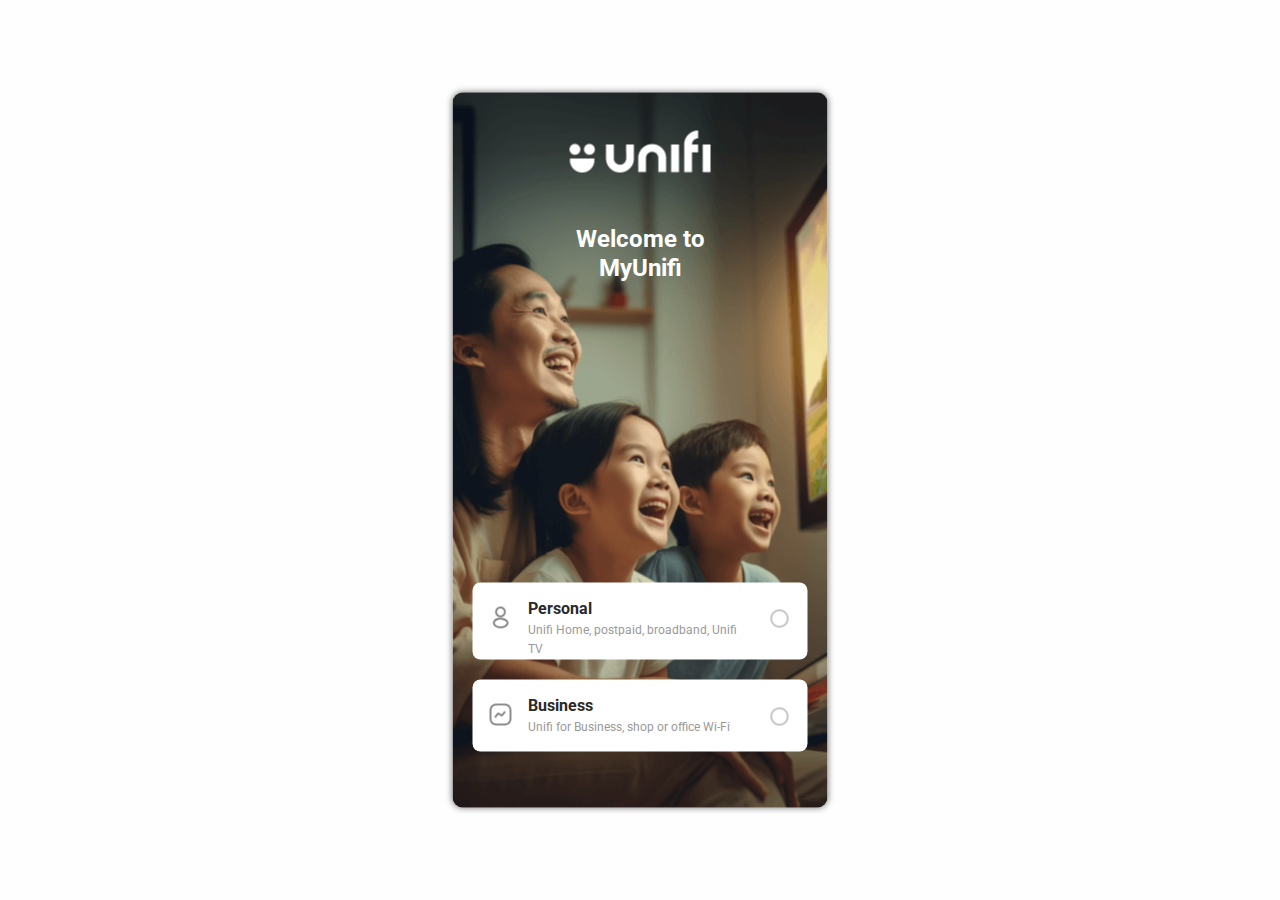
<file: index.html>
<!doctype html>
<html class="no-js" lang="en" dir="ltr">
  <head>
    <meta charset="utf-8">
    <meta http-equiv="x-ua-compatible" content="ie=edge">
    <meta name="viewport" content="width=device-width, initial-scale=1.0">
    <title>Welcome to MyUnifi</title>
    <meta name="description" content="" />
    <meta name="MobileOptimized" content="width" />
    <link rel="shortcut icon" href="assets/img/favicon.ico" type="image/vnd.microsoft.icon">
    <link rel="preconnect" href="https://fonts.googleapis.com">
    <link rel="preconnect" href="https://fonts.gstatic.com" crossorigin>
    <link href="https://fonts.googleapis.com/css2?family=Roboto:ital,wght@0,100;0,300;0,400;0,500;0,700;0,900;1,100;1,300;1,400;1,500;1,700;1,900&display=swap" rel="stylesheet">
    <link rel="stylesheet" href="css/foundation.css">
    <link rel="stylesheet" href="css/app.css">
  </head>
<body>
  <div class="backstretch-overlay"></div>
  <div class="box">
    <div class="header pt20">
      <div class="large-12 cell text-center">
        <img src="assets/img/new-unifi-logo.png" alt="Welcome to MyUnifi">
      </div>
      <div class="large-12 cell text-center white mt40 pb50">
        <h1 id="title" style="margin-bottom: 0;">Welcome to<br />MyUnifi</h1>
      </div>
    </div>
    <div class="welcome-content">
    </div>
    <div class="footer" style="border-radius: 12px;">
      <div class="large-12 cell pt30 pl20 pr20 pb20">
        <a href="personal-login.html" target="_self">
            <div id="welcome-hover" class="grid-x white-bg" style="border-radius: 8px;">
                <div class="small-2 text-center" >
                    <img src="assets/img/icon-personal.png" alt="Personal" style="margin-bottom: 8px;">
                </div>
                <div class="small-8 text-left" style="padding-top: 13px;">
                    <p class="btn-title">Personal</p>
                    <p class="btn-subtitle">Unifi Home, postpaid, broadband, Unifi TV</p>
                </div>
                <div class="small-2 text-center">
                    <img src="assets/img/icon-circle.png" alt="" style="margin-bottom: 6px;">
                </div>
            </div>
        </a>
        <a href="business-login.html" target="_self">
            <div class="grid-x white-bg mt20" style="border-radius: 8px;">
                <div class="small-2 text-center">
                    <img src="assets/img/icon-business.png" alt="Business" style="margin-bottom: 8px;">
                </div>
                <div class="small-8 text-left" style="padding-top: 13px;">
                    <p class="btn-title">Business</p>
                    <p class="btn-subtitle">Unifi for Business, shop or office Wi-Fi</p>
                </div>
                <div class="small-2 text-center">
                    <img src="assets/img/icon-circle.png" alt="" style="margin-bottom: 4px;">
                </div>
            </div>
        </a>
    </div>
    </div>
  </div>
  <!--
  <div class="desktop-footer text-center">
    <p class="df-text"><a href="https://profile.digitalme.my/content/about_digitalme.pdf" target="_blank">About digitalme</a><br />
    <a href="https://profile.digitalme.my/content/terms_of_use.pdf" target="_blank">Terms of Use</a>&nbsp;&nbsp;|&nbsp;&nbsp;<a href="https://profile.digitalme.my/content/privacy_statement.pdf" target="_blank">Privacy Statement</a></p>
  </div>
  -->
    
  <script src="js/vendor/jquery.js"></script>
  <script src="js/vendor/what-input.js"></script>
  <script src="js/vendor/foundation.js"></script>
  <script src="js/app.js"></script>
  <script src="js/jquery.backstretch.js"></script>
  <script>
    $(".backstretch-overlay").backstretch([
      "assets/img/slide/slide1-Family.png",
      "assets/img/slide/slide2-business.png",
      "assets/img/slide/slide3-friends.png"
    ], {
        fade: 750,
        duration: 4000
    });
  </script>
  
</body>
</html>
</file>
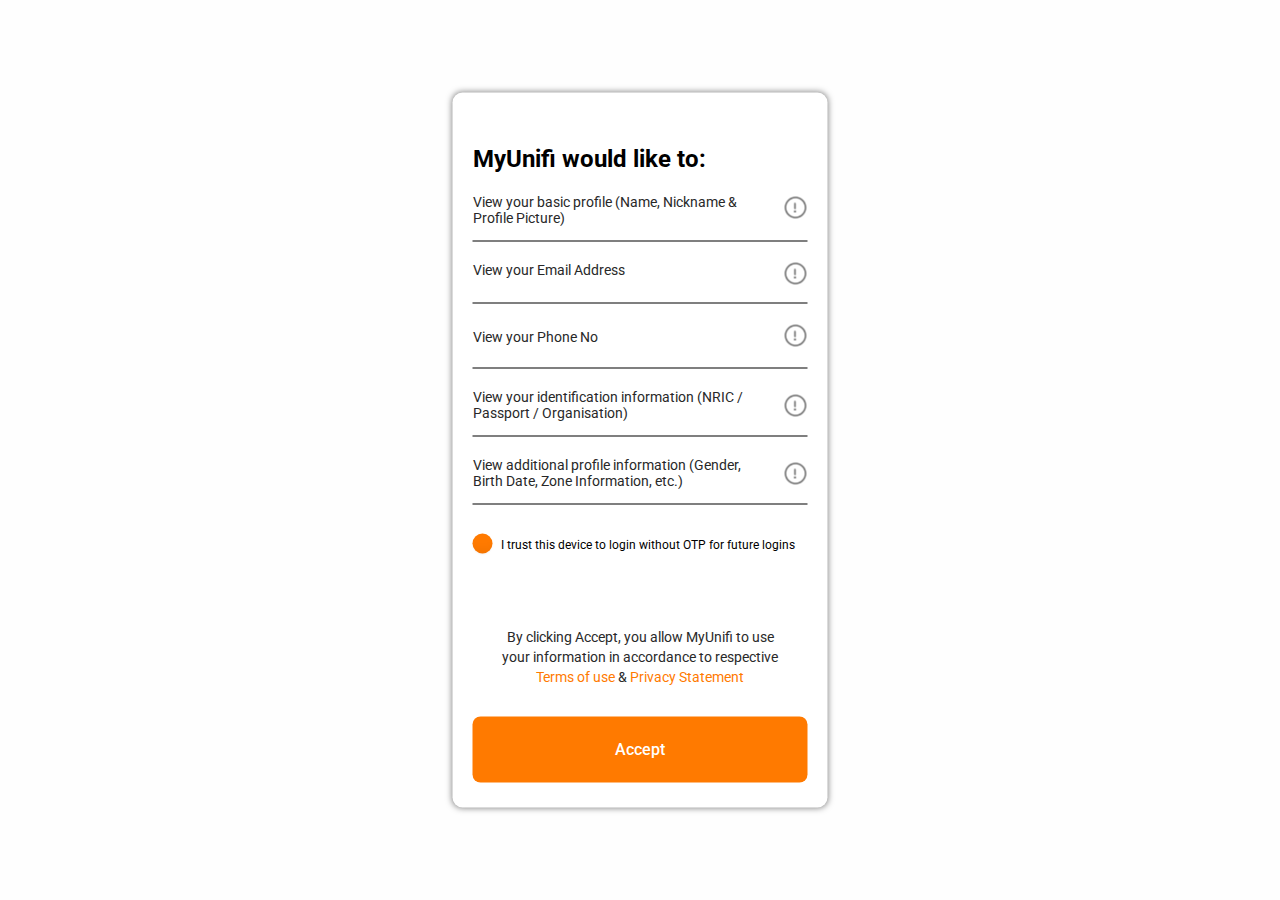
<file: accept.html>
<!doctype html>
<html class="no-js" lang="en" dir="ltr">
  <head>
    <meta charset="utf-8">
    <meta http-equiv="x-ua-compatible" content="ie=edge">
    <meta name="viewport" content="width=device-width, initial-scale=1.0">
    <title>Welcome to MyUnifi</title>
    <meta name="description" content="" />
    <meta name="MobileOptimized" content="width" />
    <link rel="shortcut icon" href="assets/img/favicon.ico" type="image/vnd.microsoft.icon">
    <link rel="preconnect" href="https://fonts.googleapis.com">
    <link rel="preconnect" href="https://fonts.gstatic.com" crossorigin>
    <link href="https://fonts.googleapis.com/css2?family=Roboto:ital,wght@0,100;0,300;0,400;0,500;0,700;0,900;1,100;1,300;1,400;1,500;1,700;1,900&display=swap" rel="stylesheet">
    <link rel="stylesheet" href="css/foundation.css">
    <link rel="stylesheet" href="css/app.css">
  </head>
<body>

  <div class="box" style="background-color: #fff !important;">
    <div class="header">
      <!-- 
      <div class="small-12 cell text-left pl20">
        <a href="welcome-on-board.html" target="_self"><img src="assets/img/icon-arrow-right.png" alt="Back"></a>
      </div>
      --> 
    </div>
    <div class="content" style="margin-top: 52px;">
        <div class="large-12 cell text-left pl20 pr20">
            <h1 class="black">MyUnifi would like to:</h1>
        </div>
        <div class="large-12 cell text-left mt20 pl20 pr20">
            <div class="grid-x" style="border-bottom: 1px solid #000; font-size: 12px;">
                <div class="small-10">
                    <p class="sentence6">View your basic profile (Name, Nickname & Profile Picture)</p>
                </div>
                <div class="small-2 text-right"><img src="assets/img/icon-info.png" alt="info" style="vertical-align: text-top;"></div>
            </div>
        </div>
        <div class="large-12 cell text-left mt20 pl20 pr20">
            <div class="grid-x" style="border-bottom: 1px solid #000; font-size: 12px;">
                <div class="small-10 pb10">
                    <p class="sentence6">View your Email Address</p>
                </div>
                <div class="small-2 text-right pb5"><img src="assets/img/icon-info.png" alt="info"></div>
            </div>
        </div>
        <div class="large-12 cell text-left mt20 pl20 pr20">
            <div class="grid-x" style="border-bottom: 1px solid #000; font-size: 12px;">
                <div class="small-10">
                    <p class="sentence6" style="margin-top: 5px;">View your Phone No</p>
                </div>
                <div class="small-2 text-right pb20"><img src="assets/img/icon-info.png" alt="info"></div>
            </div>
        </div>
        <div class="large-12 cell text-left mt20 pl20 pr20">
            <div class="grid-x" style="border-bottom: 1px solid #000; font-size: 12px;">
                <div class="small-10">
                    <p class="sentence6">View your identification information (NRIC / Passport / Organisation)</p>
                </div>
                <div class="small-2 text-right pt5"><img src="assets/img/icon-info.png" alt="info"></div>
            </div>
        </div>
        <div class="large-12 cell text-left mt20 pl20 pr20">
            <div class="grid-x" style="border-bottom: 1px solid #000; font-size: 12px;">
                <div class="small-10">
                    <p class="sentence6">View additional profile information (Gender, Birth Date, Zone Information, etc.)</p>
                </div>
                <div class="small-2 text-right pt5"><img src="assets/img/icon-info.png" alt="info"></div>
            </div>
        </div>
        <form data-abide novalidate action="#" method="post" autocomplete="off">
        <div class="large-12 cell mt30 pl20 pr20">
            <div class="form-group">
                <input id="trust-cb" type="checkbox" value="trust">
                <label for="trust-cb" style="color: #000;">&nbsp;I trust this device to login without OTP for future logins</label>
            </div>
        </div>
    </div>
    <div class="footer pl20 pr20 pb10 text-center special-padding6">
        <div class="large-12 cell">
            <p class="sentence5 pt50">By clicking Accept, you allow MyUnifi to use<br />your information in accordance to respective<br /><a href="#" target="_blank">Terms of use</a> & <a href="#" target="_blank">Privacy Statement</a></p>
            <button id="submit" type="submit" class="button expanded mt30 pt25 pb25 link-style">Accept</button>
        </div>
    </div>
    </form>
  </div>

  <!--
  <div class="desktop-footer text-center">
    <p class="df-text"><a href="https://profile.digitalme.my/content/about_digitalme.pdf" target="_blank">About digitalme</a><br />
    <a href="https://profile.digitalme.my/content/terms_of_use.pdf" target="_blank">Terms of Use</a>&nbsp;&nbsp;|&nbsp;&nbsp;<a href="https://profile.digitalme.my/content/privacy_statement.pdf" target="_blank">Privacy Statement</a></p>
  </div>
  -->
    
  <script src="js/vendor/jquery.js"></script>
  <script src="js/vendor/what-input.js"></script>
  <script src="js/vendor/foundation.js"></script>
  <script src="js/app.js"></script>
  <script>
    $(document).ready(function(){
      $('img').on('dragstart', function(e) { 
        e.preventDefault(); 
      });
    });
  </script>
</body>
</html>
</file>
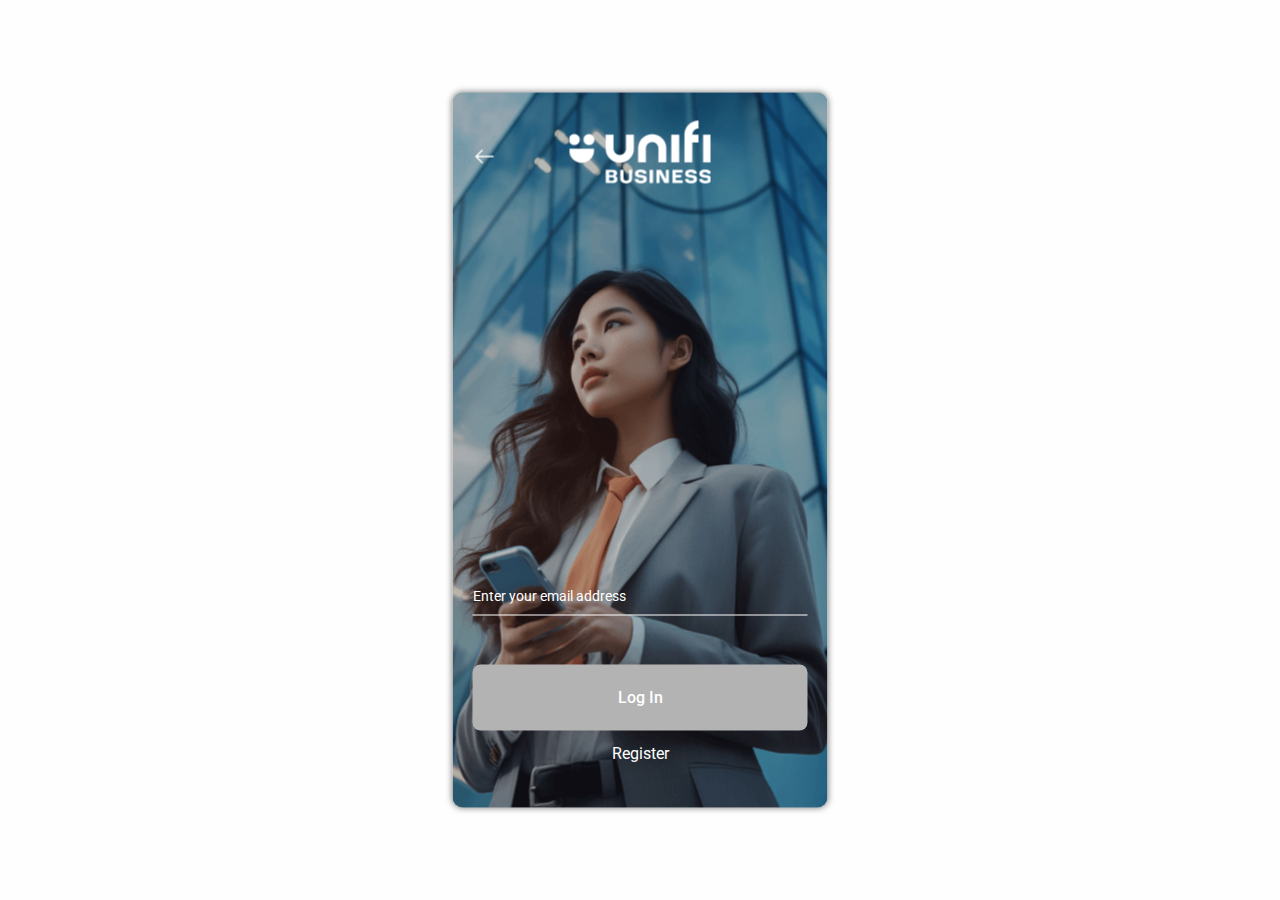
<file: business-login.html>
<!doctype html>
<html class="no-js" lang="en" dir="ltr">
  <head>
    <meta charset="utf-8">
    <meta http-equiv="x-ua-compatible" content="ie=edge">
    <meta name="viewport" content="width=device-width, initial-scale=1.0">
    <title>Welcome to MyUnifi</title>
    <meta name="description" content="" />
    <meta name="MobileOptimized" content="width" />
    <link rel="shortcut icon" href="assets/img/favicon.ico" type="image/vnd.microsoft.icon">
    <link rel="preconnect" href="https://fonts.googleapis.com">
    <link rel="preconnect" href="https://fonts.gstatic.com" crossorigin>
    <link href="https://fonts.googleapis.com/css2?family=Roboto:ital,wght@0,100;0,300;0,400;0,500;0,700;0,900;1,100;1,300;1,400;1,500;1,700;1,900&display=swap" rel="stylesheet">
    <link rel="stylesheet" href="css/foundation.css">
    <link rel="stylesheet" href="css/app.css">
  </head>
<body>
  <div class="backstretch-overlay"></div>
  <div class="box">
    <div class="header mt20">
        <div class="grid-x">
          <div class="cell small-3 text-left pt5 pl20">
              <a href="index.html" target="_self"><img src="assets/img/icon-arrow-left-white.png" alt="Back" width="24" height="24"></a>
          </div>
          <div class="cell small-9" style="padding-left: 23px;">
            <img srcset="assets/img/unifi-business-logo.png" alt="unifi business" />
          </div>
        </div>
    </div>
    <div class="login-content">
    </div>
    <div class="footer pl20 pr20">
      <div class="large-12 cell mt10">
        <form data-abide novalidate action="#" method="post" autocomplete="off">
          <p id="emailLabel" class="text-left showlabel-style">Enter your email address</p>
          <label>
            <input id="emailInput" type="email" class="input-style" placeholder="Enter your email address" tabindex="1" required style="background: none;">
            <p id="invalid_email" class="error text-left" style="margin-bottom: 10px; color: #fff;">Email is invalid</p>
          </label>
          <button id="submitEmail" type="submit" class="button expanded mt10 pt25 pb25 submit2-style" style="margin-bottom: 0;">Log In</button>
          <p class="regis text-center mt10 pb10"><a href="first-time-user.html" target="_self">Register</a></p>
        </form>
      </div>
    </div>
  </div>
  <!--
  <div class="desktop-footer text-center">
    <p class="df-text"><a href="https://profile.digitalme.my/content/about_digitalme.pdf" target="_blank">About digitalme</a><br />
    <a href="https://profile.digitalme.my/content/terms_of_use.pdf" target="_blank">Terms of Use</a>&nbsp;&nbsp;|&nbsp;&nbsp;<a href="https://profile.digitalme.my/content/privacy_statement.pdf" target="_blank">Privacy Statement</a></p>
  </div>
  -->
    
  <script src="js/vendor/jquery.js"></script>
  <script src="js/vendor/what-input.js"></script>
  <script src="js/vendor/foundation.js"></script>
  <script src="js/app.js"></script>
  <script src="js/jquery.backstretch.js"></script>
  <script>
    $(".backstretch-overlay").backstretch([
      "assets/img/slide/slide2-business.png",
      "assets/img/slide/slide5-business2.png",
      "assets/img/slide/slide6-business3.png"
    ], {
        fade: 750,
        duration: 4000
    });
  </script>
  <script>
  $(document).ready(function(){
    $('#emailLabel').css('visibility', 'hidden');
    $('#invalid_email').css('visibility', 'hidden');
    $('#submitEmail').prop('disabled', true);
    $('#submitEmail').addClass('disabled');

    $('img').on('dragstart', function(e) { 
      e.preventDefault(); 
    });

    $('#emailInput').on('input', function(){
        if($(this).val() == '') {
            $('#emailLabel').css('visibility', 'hidden');
            $('#submitEmail').prop('disabled', true);
            $('#submitEmail').addClass('disabled');
        } else {
            $('#submitEmail').prop('disabled', false);
            $('#submitEmail').removeClass('disabled');
            $('#emailLabel').css('visibility', 'visible');
            $('#invalid_email').css('visibility', 'hidden');
        }
    });
    
    $('#submitEmail').click(function(){
      validateEmail();
      var nIE = $('#emailInput').val();
      localStorage.setItem('#email', nIE);
     });

  });

  function validateEmail() {
    var email = $('#emailInput').val();
    if(email== 'Enter email address'){
      $('#invalid_email').css('visibility', 'visible');
      $('#invalid_email').fadeIn('fast');
    }
    if(IsEmail(email)==false){
      $('#invalid_email').css('visibility', 'visible');
      $('#invalid_email').fadeIn('fast');
    }
  }

  function IsEmail(email) {
    var regex = /^([a-zA-Z0-9_\.\-\+])+\@(([a-zA-Z0-9\-])+\.)+([a-zA-Z0-9]{2,4})+$/;
    if(!regex.test(email)) {
      return false;
    }else{
      return true;
    }
  }
  </script>
</body>
</html>
</file>
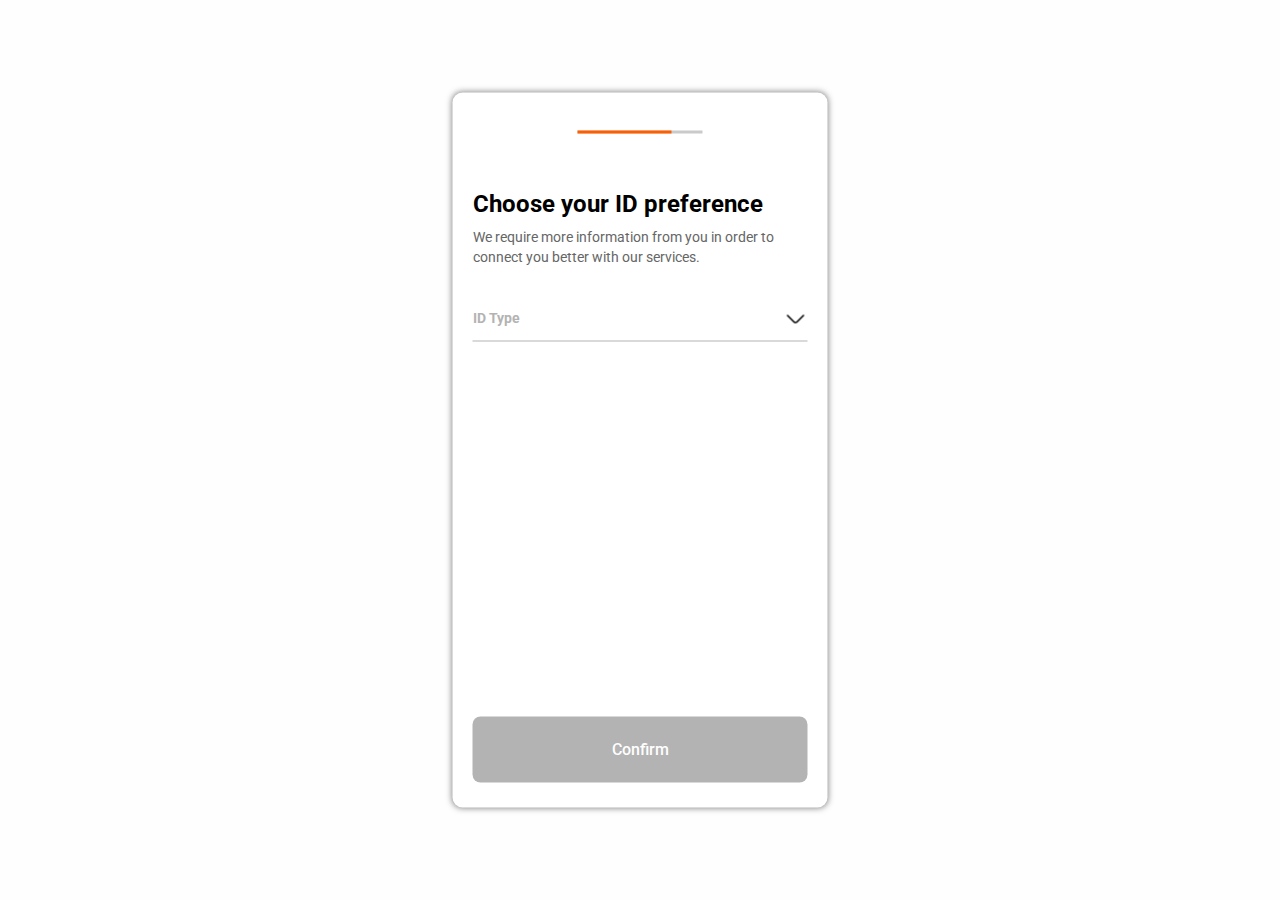
<file: choose-id.html>
<!doctype html>
<html class="no-js" lang="en" dir="ltr">
  <head>
    <meta charset="utf-8">
    <meta http-equiv="x-ua-compatible" content="ie=edge">
    <meta name="viewport" content="width=device-width, initial-scale=1.0">
    <title>Welcome to MyUnifi</title>
    <meta name="description" content="" />
    <meta name="MobileOptimized" content="width" />
    <link rel="shortcut icon" href="assets/img/favicon.ico" type="image/vnd.microsoft.icon">
    <link rel="preconnect" href="https://fonts.googleapis.com">
    <link rel="preconnect" href="https://fonts.gstatic.com" crossorigin>
    <link href="https://fonts.googleapis.com/css2?family=Roboto:ital,wght@0,100;0,300;0,400;0,500;0,700;0,900;1,100;1,300;1,400;1,500;1,700;1,900&display=swap" rel="stylesheet">
    <link rel="stylesheet" href="css/foundation.css">
    <link rel="stylesheet" href="css/app.css">
  </head>
<body>
  
  <div class="box" style="background-color: #fff !important;">
    <!-- id type popup-->
    <div id="selectIDPopUp" class="popup">
      <h2>Choose ID preference</h2>
        <label>
          <select id="selectID" class="mt20 sb" size=3>
            <option value="Passport" data-content="Passport">Passport</option>
            <option value="National ID" data-content="National ID">National ID</option>
            <option value="Organisation" data-content="Organisation">Organisation</option>
            <option value="National ID" data-content="National ID">ID Preference 4</option>
            <option value="Organisation" data-content="Organisation">ID Preference 5</option>
          </select>
        </label>
      <button id="select-btn" type="button" class="button expanded mt20 pt25 pb25 link-style">Select</button>
    </div>

    <!--national ID type pop up-->
    <div id="selectNationalIDPopUp" class="popup">
      <h2>Choose Your ID type</h2> 
      <label>
        <select id="selectID2" class="mt20 sb" size=3>
          <option value="MYPR" data-content="MYPR">MYPR</option>
          <option value="MYKAD" data-content="MYKAD">MYKAD</option>
          <option value="MYKAS" data-content="MYKAS">MYKAS</option>
        </select>
      </label>
      <button id="national-select-btn" type="button" class="button expanded mt20 pt25 pb25 link-style">Select</button>
    </div>

    <div id="overlay" class="overlay"></div>
    <div class="header">
      <div class="grid-x">
        <div class="cell small-4 text-left pl20">
            <!--<a href="otp.html" target="_self"><img src="assets/img/icon-arrow-right.png" alt="Back"></a>-->
        </div>
        <div class="cell small-4">
            <div class="progress" role="progressbar" aria-valuenow="75" aria-valuemin="0" aria-valuetext="75 percent" aria-valuemax="100" style="margin-top: 38px; height: 3px;">
                <div class="progress-meter orange-bg" style="width: 75%"></div>
            </div>
        </div>
        <div class="cell small-4"></div>
      </div>
    </div>
    <div class="choose-content">
      <form data-abide novalidate action="accept.html" method="post" autocomplete="off">
      <!--choose id type-->  
      <div class="large-12 cell text-left pt40 pl20 pr20">
        <h1 class="black">Choose your ID preference</h1>
        <p class="sentence3">We require more information from you in order to<br />connect you better with our services.</p>
      </div>
      <div class="large-12 cell mt20 pl20 pr20 pb10">
        <p id="idLabel" class="sentence7">ID Type</p>
      </div>
      <div id="showIDTypePopup" class="large-12 cell mt10 pl20 pr20" style="position: relative; cursor: pointer;">
        <img src="assets/img/icon-arrow-down.png" class="iconSelect"/>
        <p id="displayIDText" class="sentence4">ID Type</p>
      </div>
      <!--display national id-->
      <div id="displayNationalID">
        <div class="large-12 cell mt20 pl20 pr20 pb10">
          <p id="idLabel2" class="sentence7"></p>
        </div>
        <div id="showNationalIDPopup" class="large-12 cell mt10 pl20 pr20" style="position: relative; cursor: pointer;">
          <img src="assets/img/icon-arrow-down.png" class="iconSelect"/>
          <p id="displayNationalIDText" class="sentence4">Select</p>
        </div>
      </div>  
      <!-- insert id number -->
      <div id="displayNum">
        <div class="large-12 cell mt20 pl20 pr20 pb10">
          <p id="idLabel3" class="sentence7"></p>
          <input id="numInput" type="text" class="input-style2" placeholder="" tabindex="1" required>
        </div>
      </div>
    </div>
    <div class="footer pl20 pr20 text-center special-margin">
        <div class="large-12 cell">
           <button id="submitID" type="submit" class="button expanded pt25 pb25 link-style disabled">Confirm</button>
        </div>
    </div>
    </form>
  </div>

  <!--
  <div class="desktop-footer text-center">
    <p class="df-text"><a href="https://profile.digitalme.my/content/about_digitalme.pdf" target="_blank">About digitalme</a><br />
    <a href="https://profile.digitalme.my/content/terms_of_use.pdf" target="_blank">Terms of Use</a>&nbsp;&nbsp;|&nbsp;&nbsp;<a href="https://profile.digitalme.my/content/privacy_statement.pdf" target="_blank">Privacy Statement</a></p>
  </div>
  -->

  <script src="js/vendor/jquery.js"></script>
  <script src="js/vendor/what-input.js"></script>
  <script src="js/vendor/foundation.js"></script>
  <script src="js/app.js"></script>
  <script>
    $(document).ready(function(){
      var dynamic = document.getElementById('selectID');
      var dynamic2 = document.getElementById('selectID2');
      dynamic.setAttribute('size', dynamic.childElementCount);
      dynamic2.setAttribute('size', dynamic2.childElementCount);

      $('img').on('dragstart', function(e) { 
        e.preventDefault(); 
      });

      $('#overlay').hide();
      $('#selectIDPopUp').hide();
      $('#selectNationalIDPopUp').hide();
      $('#idLabel').hide();
      $('#displayNationalID').hide();
      $('#displayNum').hide();
      $('#submitID').prop('disabled', true);

      $('#showIDTypePopup').click(function(){
        $('#overlay').fadeIn('fast');
        $('#selectIDPopUp').fadeIn('fast');
      });

      $('#showNationalIDPopup').click(function(){
        $('#overlay').fadeIn('fast');
        $('#selectNationalIDPopUp').fadeIn('fast');
      });
      
      $('#select-btn').click(function(){
        var selectedID = $('#selectID option:selected').val();
        $('#displayIDText').html(selectedID);
        $('#displayIDText').css('font-size', '16px');
        $('#displayIDText').css('font-weight', '700');
        $('#displayIDText').css('color', '#292929');
        $('#displayNationalIDText').html('select');
        $('#displayNationalIDText').css('font-size', '16px');
        $('#displayNationalIDText').css('font-weight', '700');
        $('#displayNationalIDText').css('color', '#292929');
        $('#idLabel2').html(selectedID);
        $('#idLabel').fadeIn('fast');
        $('#displayNationalID').fadeIn('fast');
        $('#numInput').removeAttr("style");
        $('#selectID2').prop('selectedIndex',0);
        $('#numInput').val(null);
        $('#submitID').addClass('disabled');
        $('#submitID').prop('disabled', true);
        $('#displayNum').hide();
        $('#overlay').hide();
        $('#selectIDPopUp').hide();
      });

      $('#national-select-btn').click(function(){
        var selectedID2 = $('#selectID2 option:selected').val();
        $('#displayNationalIDText').html(selectedID2);
        $('#displayNationalIDText').css('font-size', '16px');
        $('#displayNationalIDText').css('font-weight', '700');
        $('#displayNationalIDText').css('color', '#292929');
        $('#idLabel3').html(selectedID2 + ' no.');
        $('#displayNum').fadeIn('fast');
        $('#overlay').hide();
        $('#selectNationalIDPopUp').hide();
      });
  
      $('#numInput').on('input', function(){
          if($(this).val() == '') {
              $(this).removeAttr("style");
              $('#submitID').addClass('disabled');
              $('#submitID').prop('disabled', true);
              nameError = false;
          } else {
              $(this).css({'border-bottom': '1px solid #ff7a00'});
              $('#submitID').removeClass('disabled');
              $('#submitID').prop('disabled', false);
              nameError = true;
          }
      });
    });
    </script>
</body>
</html>
</file>
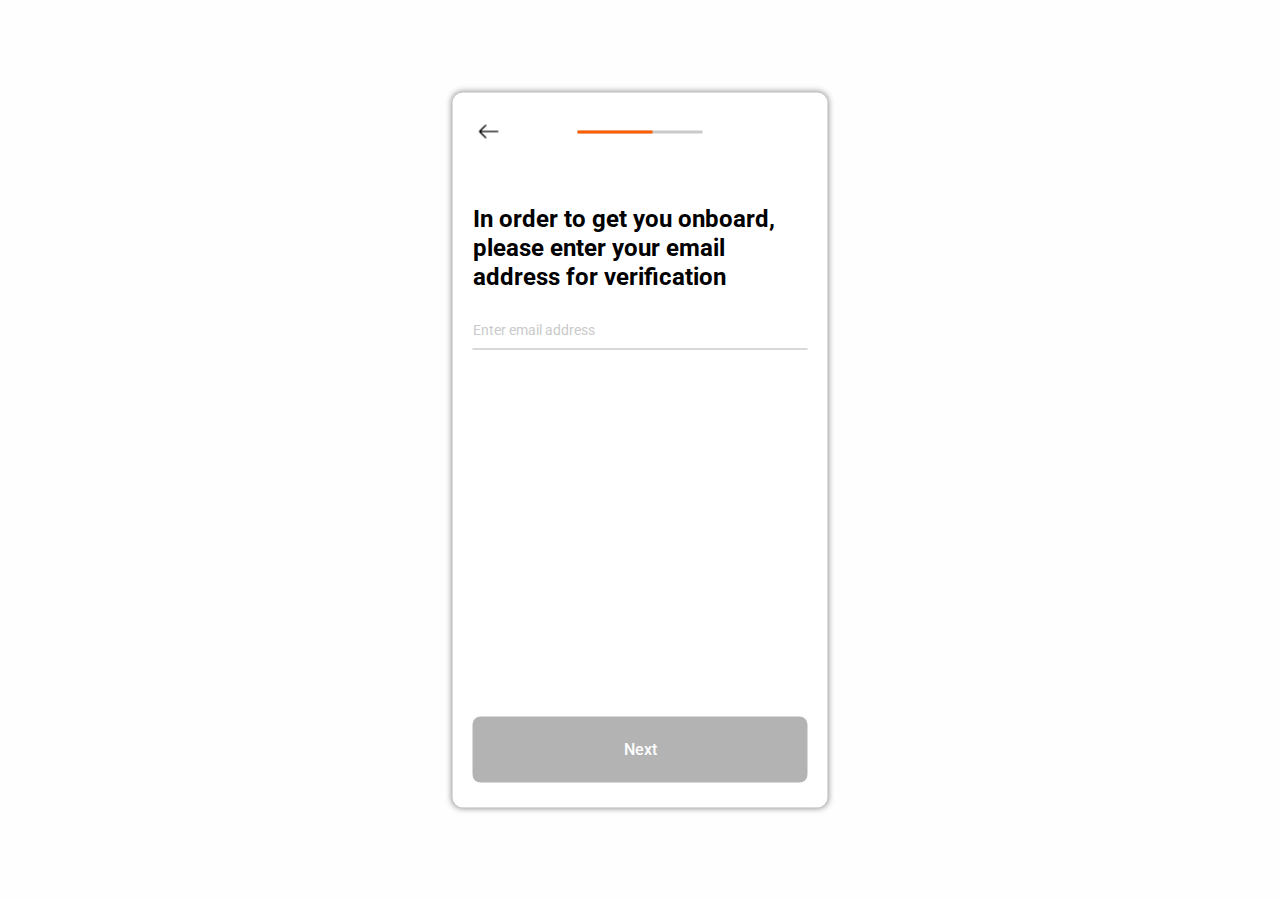
<file: confirm-email.html>
<!doctype html>
<html class="no-js" lang="en" dir="ltr">
  <head>
    <meta charset="utf-8">
    <meta http-equiv="x-ua-compatible" content="ie=edge">
    <meta name="viewport" content="width=device-width, initial-scale=1.0">
    <title>Welcome to MyUnifi</title>
    <meta name="description" content="" />
    <meta name="MobileOptimized" content="width" />
    <link rel="shortcut icon" href="assets/img/favicon.ico" type="image/vnd.microsoft.icon">
    <link rel="preconnect" href="https://fonts.googleapis.com">
    <link rel="preconnect" href="https://fonts.gstatic.com" crossorigin>
    <link href="https://fonts.googleapis.com/css2?family=Roboto:ital,wght@0,100;0,300;0,400;0,500;0,700;0,900;1,100;1,300;1,400;1,500;1,700;1,900&display=swap" rel="stylesheet">
    <link rel="stylesheet" href="css/foundation.css">
    <link rel="stylesheet" href="css/app.css">
  </head>
<body>

  <div class="box" style="background-color: #fff !important;">
    <div class="header">
      <div class="grid-x">
        <div class="cell small-4 text-left pl20">
            <a href="otp.html" target="_self"><img src="assets/img/icon-arrow-right.png" alt="Back"></a>
        </div>
        <div class="cell small-4">
            <div class="progress" role="progressbar" aria-valuenow="60" aria-valuemin="0" aria-valuetext="60 percent" aria-valuemax="100" style="margin-top: 38px; height: 3px;">
                <div class="progress-meter orange-bg" style="width: 60%"></div>
            </div>
        </div>
        <div class="cell small-4"></div>
    </div>
    </div>
    <div class="content">
      <div class="large-12 cell text-left pt40 pl20 pr20">
        <h1 class="black">In order to get you onboard,<br />please enter your email <br />address for verification</h1>
      </div>
      <form data-abide novalidate action="email-verification.html" method="post" autocomplete="off">
      <div class="large-12 cell mt20 pl20 pr20" style="position: relative;">
          <label>
            <p id="emailLabel" class="text-left showlabel-style2">Email address</p>
            <input id="emailInput" type="email" class="input-style2" placeholder="Enter email address" tabindex="1" required>
            <p id="invalid_email" class="error text-left" style="color: #E23B06;">Email is invalid</p>
          </label>
      </div>
    </div>
    <div class="footer pl20 pr20 text-center special-padding2">
        <div class="large-12 cell">
           <button id="submitEmail" type="submit" class="button expanded mt50 pt25 pb25 link-style">Next</button>
        </div>
    </div>
    </form>
  </div>

  <!--
  <div class="desktop-footer text-center">
    <p class="df-text"><a href="https://profile.digitalme.my/content/about_digitalme.pdf" target="_blank">About digitalme</a><br />
    <a href="https://profile.digitalme.my/content/terms_of_use.pdf" target="_blank">Terms of Use</a>&nbsp;&nbsp;|&nbsp;&nbsp;<a href="https://profile.digitalme.my/content/privacy_statement.pdf" target="_blank">Privacy Statement</a></p>
  </div>
  -->
    
  <script src="js/vendor/jquery.js"></script>
  <script src="js/vendor/what-input.js"></script>
  <script src="js/vendor/foundation.js"></script>
  <script src="js/app.js"></script>
  <script>
    $(document).ready(function(){
      $('#invalid_email').hide();
      $('#emailLabel').hide();
      $('#submitEmail').addClass('disabled');
      $('#submitEmail').prop('disabled', true);

      $('img').on('dragstart', function(e) { 
        e.preventDefault(); 
      });

      $('#emailInput').on('input', function(){
          var email = $('#emailInput').val();
          if (IsEmail(email)==false) {
              $(this).removeAttr("style");
              $('#emailLabel').fadeIn('fast');
              $('#submitEmail').addClass('disabled');
              $('#submitEmail').prop('disabled', true);
              $('#invalid_email').hide();
          } else if ($(this).val() == '') {
              $(this).removeAttr("style");
              $('#emailLabel').hide();
              $('#submitEmail').addClass('disabled');
              $('#submitEmail').prop('disabled', true);
              $('#invalid_email').hide();
          } else {
              $('#emailLabel').fadeIn('fast');
              $(this).css({'border-bottom': '1px solid #ff7a00'});
              $('#submitEmail').removeClass('disabled');
              $('#submitEmail').prop('disabled', false);
          }
      });

      function validateEmail() {
        var email = $('#emailInput').val();
        if(email== 'Enter email address'){
          $('#invalid_email').css('visibility', 'visible');
          $('#invalid_email').fadeIn('fast');
        } else if(IsEmail(email)==false){
          $('#invalid_email').css('visibility', 'visible');
          $('#invalid_email').fadeIn('fast');
        }
      }

      function IsEmail(email) {
        var regex = /^([a-zA-Z0-9_\.\-\+])+\@(([a-zA-Z0-9\-])+\.)+([a-zA-Z0-9]{2,4})+$/;
        if(!regex.test(email)) {
          return false;
        }else{
          return true;
        }
      }

      $('#submitEmail').click(function(){
        var nIE = $('#emailInput').val();
        localStorage.setItem('#email', nIE);
        validateEmail()
       });
  
    });
    </script>
</body>
</html>
</file>
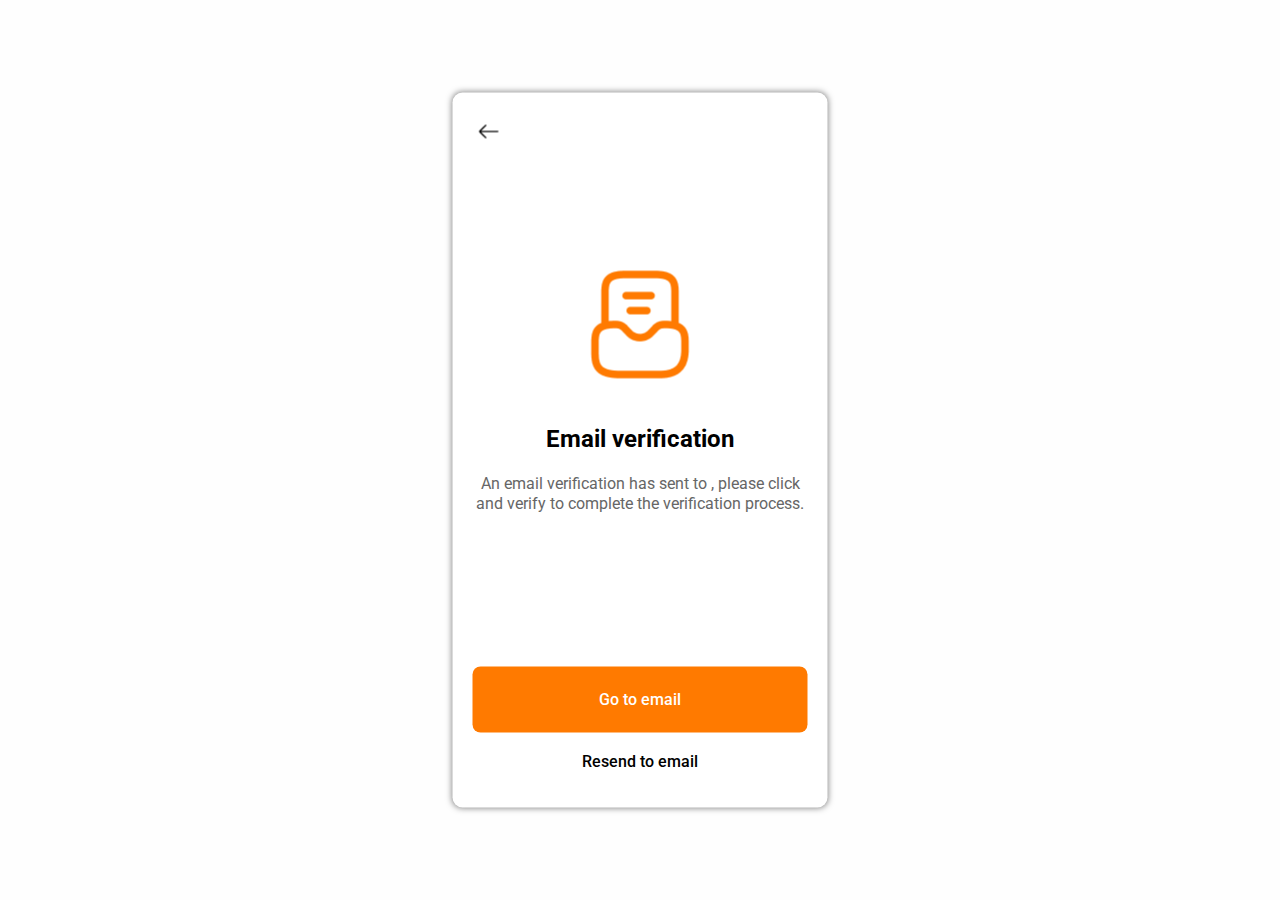
<file: email-verification.html>
<!doctype html>
<html class="no-js" lang="en" dir="ltr">
  <head>
    <meta charset="utf-8">
    <meta http-equiv="x-ua-compatible" content="ie=edge">
    <meta name="viewport" content="width=device-width, initial-scale=1.0">
    <title>Welcome to MyUnifi</title>
    <meta name="description" content="" />
    <meta name="MobileOptimized" content="width" />
    <link rel="shortcut icon" href="assets/img/favicon.ico" type="image/vnd.microsoft.icon">
    <link rel="preconnect" href="https://fonts.googleapis.com">
    <link rel="preconnect" href="https://fonts.gstatic.com" crossorigin>
    <link href="https://fonts.googleapis.com/css2?family=Roboto:ital,wght@0,100;0,300;0,400;0,500;0,700;0,900;1,100;1,300;1,400;1,500;1,700;1,900&display=swap" rel="stylesheet">
    <link rel="stylesheet" href="css/foundation.css">
    <link rel="stylesheet" href="css/app.css">
  </head>
<body>

  <div class="box" style="background-color: #fff !important;">
    <div class="header">
      <div class="grid-x">
        <div class="cell small-4 text-left pl20">
            <a href="confirm-email.html" target="_self"><img src="assets/img/icon-arrow-right.png" alt="Back"></a>
        </div>
        <div class="cell small-4"></div>
        <div class="cell small-4"></div>
    </div>
    </div>
    <div class="content">
      <div class="large-12 cell text-center pt100 pl20 pr20">
        <img src="assets/img/icon-notice.png" alt="email verification" />
        <h1 class="black mt40" style="margin-bottom: 0;">Email verification</h1>
        <p id="default" class="sentence mt20" style="margin-bottom: 0;">An email verification has sent to <span id="display"></span>, please click and verify to complete the verification process.</p>
        <p id="reached" class="sentence mt20" style="margin-bottom: 0;">You have reached the maximum amount of verification email resends to <span id="display2"></span>. Kindly verify if this email is accurate or opt for an alternative email address.</p>
      </div>
    </div>
    <div class="footer pl20 pr20 text-center special-padding2">
        <div class="large-12 cell">
            <a id="go" class="button expanded pt25 pb25 link-style" href="#" target="_blank">Go to email</a>
            <a id="change" class="button expanded pt25 pb25 link-style" href="confirm-email.html" style="margin-top: 50px;">Change email address</a>
            <p class="resend mt10 pb10"><a href="#" target="_self">Resend to email</a></p>
        </div>
    </div>
  </div>

  <!--
  <div class="desktop-footer text-center">
    <p class="df-text"><a href="https://profile.digitalme.my/content/about_digitalme.pdf" target="_blank">About digitalme</a><br />
    <a href="https://profile.digitalme.my/content/terms_of_use.pdf" target="_blank">Terms of Use</a>&nbsp;&nbsp;|&nbsp;&nbsp;<a href="https://profile.digitalme.my/content/privacy_statement.pdf" target="_blank">Privacy Statement</a></p>
  </div>
  -->
    
  <script src="js/vendor/jquery.js"></script>
  <script src="js/vendor/what-input.js"></script>
  <script src="js/vendor/foundation.js"></script>
  <script src="js/app.js"></script>
  <script>
    $(document).ready(function(){
        var finalEmail = localStorage.getItem('#email');  
        $('#display').html(finalEmail);
        $('#display2').html(finalEmail);
        $('#reached').hide();
        $('#change').hide();

        var clicks = 1;
        $('.resend').click(function(){
            clicks += 1;
            if (clicks >= 4) {
                $(this).hide();
                $('#default').hide();
                $('#reached').fadeIn('fast');
                $('#go').hide();
                $('#change').fadeIn('fast');
            } else {
                $(this).fadeIn('fast');
            }
        });
    });
  </script>
</body>
</html>
</file>
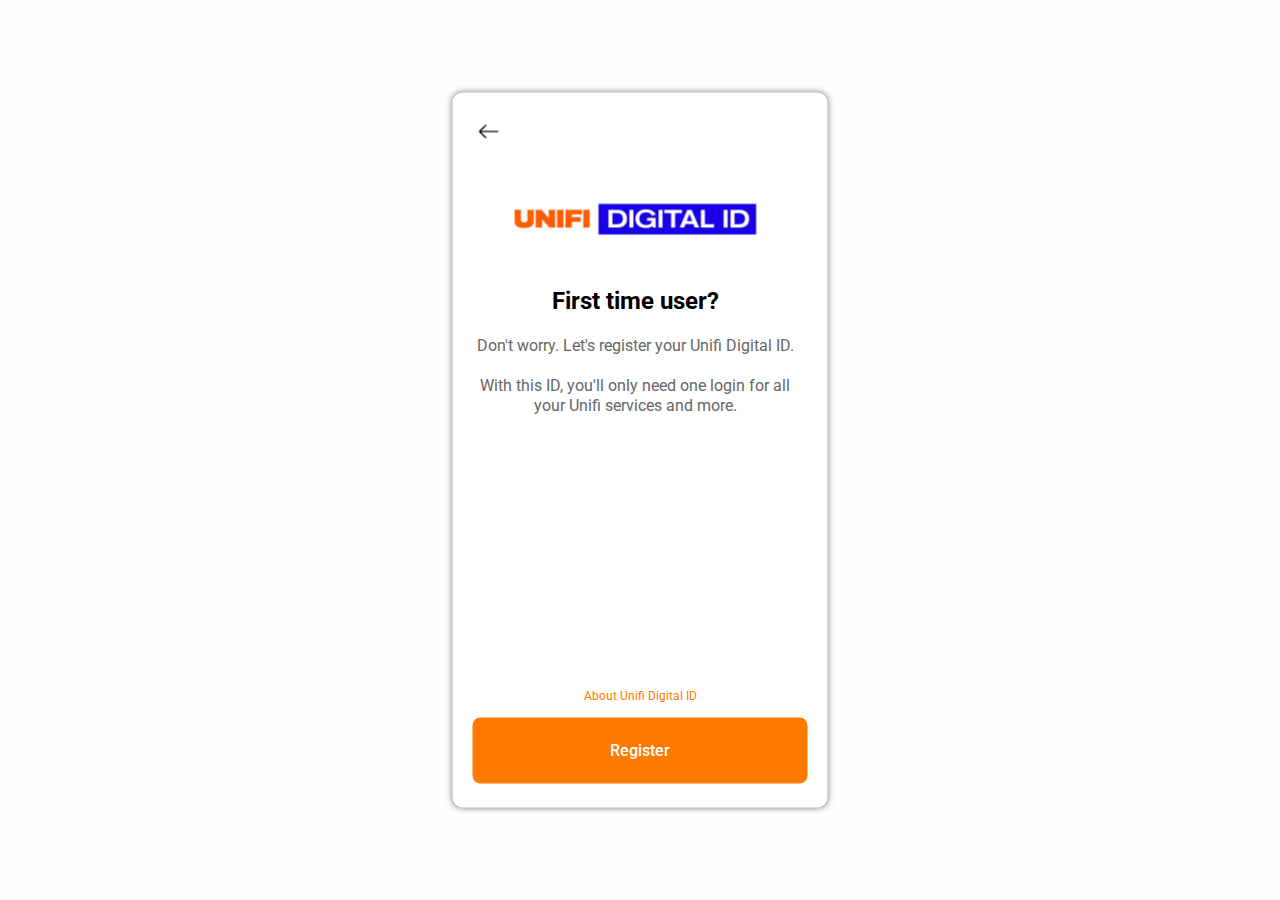
<file: first-time-user.html>
<!doctype html>
<html class="no-js" lang="en" dir="ltr">
  <head>
    <meta charset="utf-8">
    <meta http-equiv="x-ua-compatible" content="ie=edge">
    <meta name="viewport" content="width=device-width, initial-scale=1.0">
    <title>Welcome to MyUnifi</title>
    <meta name="description" content="" />
    <meta name="MobileOptimized" content="width" />
    <link rel="shortcut icon" href="assets/img/favicon.ico" type="image/vnd.microsoft.icon">
    <link rel="preconnect" href="https://fonts.googleapis.com">
    <link rel="preconnect" href="https://fonts.gstatic.com" crossorigin>
    <link href="https://fonts.googleapis.com/css2?family=Roboto:ital,wght@0,100;0,300;0,400;0,500;0,700;0,900;1,100;1,300;1,400;1,500;1,700;1,900&display=swap" rel="stylesheet">
    <link rel="stylesheet" href="css/foundation.css">
    <link rel="stylesheet" href="css/app.css">
  </head>
<body>

  <div class="box" style="background-color: #fff !important;">
    <div class="header">
      <div class="small-12 cell text-left pl20">
        <a href="index.html" target="_self"><img src="assets/img/icon-arrow-right.png" alt="Back"></a>
      </div>
      <div class="large-12 cell text-center pl0 pr10">
        <img src="assets/img/unifi-digitalID-logo.png" alt="unifi digital ID" width="242" height="102" />
        <h1 class="black mt20" style="margin-bottom: 0;">First time user?</h1>
        <p class="sentence mt20" style="margin-bottom: 0;">Don't worry. Let's register your Unifi Digital ID.<br /><br />
          With this ID, you'll only need one login for all<br />your Unifi services and more.</p>
      </div>
    </div>
    <div class="first-content">
    </div>
    <div class="footer pl20 pr20 text-center special-padding">
        <div class="large-12 cell">
          <p class="sentence8"><a href="#" target="_blank">About Unifi Digital ID</a></p>
          <a id="click" class="button expanded pt25 pb25 link-style" href="preferred-name.html">Register</a>
        </div>
    </div>
  </div>
 <!--
  <div class="desktop-footer text-center">
    <p class="df-text"><a href="https://profile.digitalme.my/content/about_digitalme.pdf" target="_blank">About digitalme</a><br />
    <a href="https://profile.digitalme.my/content/terms_of_use.pdf" target="_blank">Terms of Use</a>&nbsp;&nbsp;|&nbsp;&nbsp;<a href="https://profile.digitalme.my/content/privacy_statement.pdf" target="_blank">Privacy Statement</a></p>
  </div>
  -->
    
  <script src="js/vendor/jquery.js"></script>
  <script src="js/vendor/what-input.js"></script>
  <script src="js/vendor/foundation.js"></script>
  <script src="js/app.js"></script>
  <script>
    $(document).ready(function(){
      $('img').on('dragstart', function(e) { 
        e.preventDefault(); 
      });
    });
    $(document).on("keypress", function(e){
      if(e.which == 13){
        $('#click')[0].click();
      }
    });
  </script>
</body>
</html>
</file>
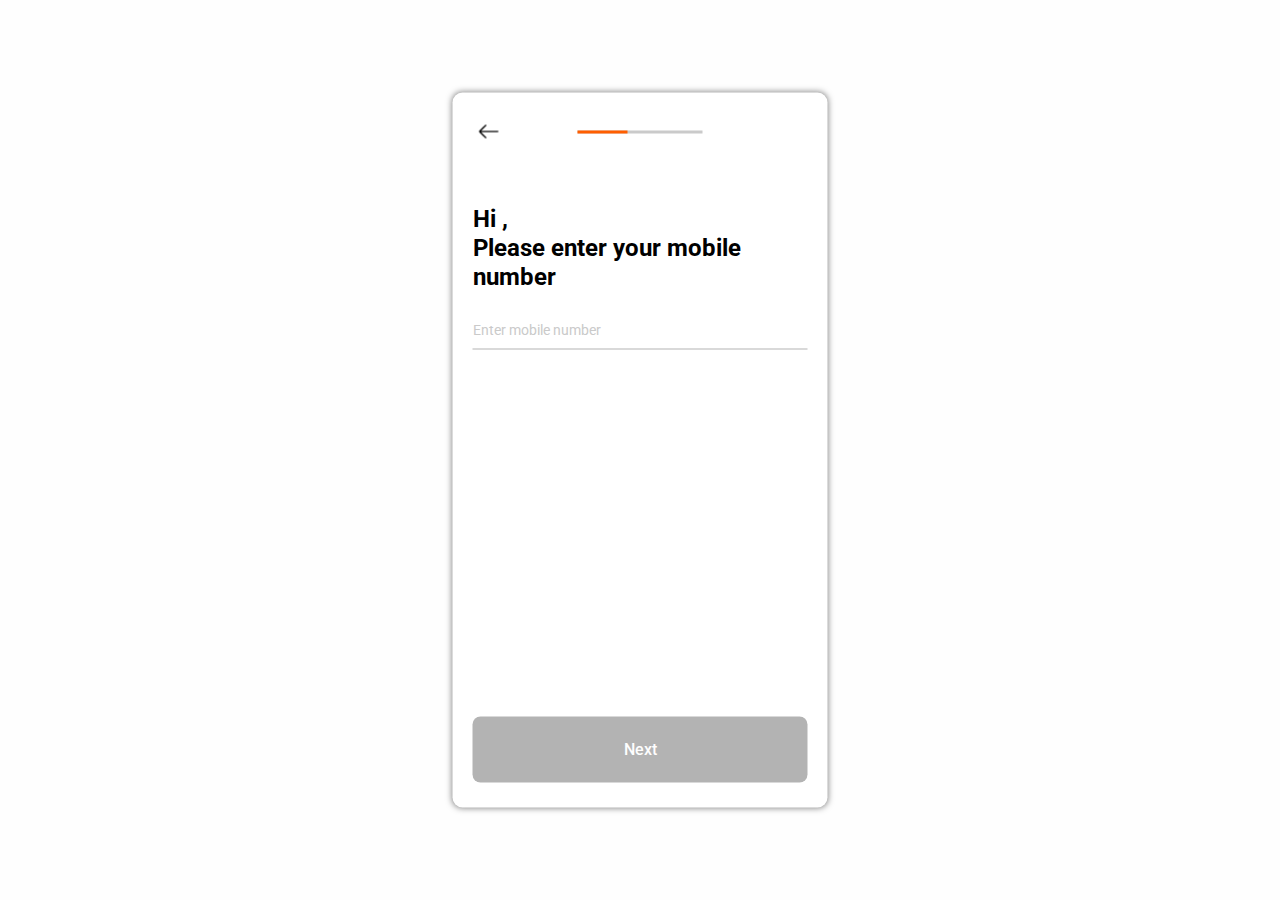
<file: insert-mobile-number.html>
<!doctype html>
<html class="no-js" lang="en" dir="ltr">
  <head>
    <meta charset="utf-8">
    <meta http-equiv="x-ua-compatible" content="ie=edge">
    <meta name="viewport" content="width=device-width, initial-scale=1.0">
    <title>Welcome to MyUnifi</title>
    <meta name="description" content="" />
    <meta name="MobileOptimized" content="width" />
    <link rel="shortcut icon" href="assets/img/favicon.ico" type="image/vnd.microsoft.icon">
    <link rel="preconnect" href="https://fonts.googleapis.com">
    <link rel="preconnect" href="https://fonts.gstatic.com" crossorigin>
    <link href="https://fonts.googleapis.com/css2?family=Roboto:ital,wght@0,100;0,300;0,400;0,500;0,700;0,900;1,100;1,300;1,400;1,500;1,700;1,900&display=swap" rel="stylesheet">
    <link rel="stylesheet" href="css/foundation.css">
    <link rel="stylesheet" href="css/app.css">
  </head>
<body>

  <div class="box" style="background-color: #fff !important;">
    <div class="header">
      <div class="grid-x">
        <div class="cell small-4 text-left pl20">
            <a href="preferred-name.html" target="_self"><img src="assets/img/icon-arrow-right.png" alt="Back"></a>
        </div>
        <div class="cell small-4">
          <div class="progress" role="progressbar" aria-valuenow="40" aria-valuemin="0" aria-valuetext="40 percent" aria-valuemax="100" style="margin-top: 38px; height: 3px;">
              <div class="progress-meter orange-bg" style="width: 40%"></div>
          </div>
      </div>
      <div class="cell small-4"></div>
    </div>
    </div>
    <div class="content">
      <div class="large-12 cell text-left pt40 pl20 pr20">
        <h1 class="black">Hi <span id="displayName"></span>,<br />Please enter your mobile<br />number</h1>
      </div>
      <form data-abide novalidate action="otp.html" method="post" autocomplete="off">
      <div class="large-12 cell mt20 pl20 pr20">
          <label>
            <p id="mobileLabel" class="text-left showlabel-style2">Mobile Number</p>
            <input id="mobileInput" type="text" oninput="this.value = this.value.replace(/([^+0-9]+)/g, '').replace(/(\..*?)\..*/g, '$1').replace(/^0[^.]/, '0');" class="input-style2" placeholder="Enter mobile number" tabindex="1" required>
            <p id="invalid" class="error text-left">Please insert your mobile number</p>
          </label>
      </div>
    </div>
    <div class="footer pl20 pr20 text-center special-padding2">
        <div class="large-12 cell">
           <button id="submitMobile" type="submit" class="button expanded mt50 pt25 pb25 link-style disabled">Next</button>
        </div>
    </div>
    </form>
  </div>
  
  <!--
  <div class="desktop-footer text-center">
    <p class="df-text"><a href="https://profile.digitalme.my/content/about_digitalme.pdf" target="_blank">About digitalme</a><br />
    <a href="https://profile.digitalme.my/content/terms_of_use.pdf" target="_blank">Terms of Use</a>&nbsp;&nbsp;|&nbsp;&nbsp;<a href="https://profile.digitalme.my/content/privacy_statement.pdf" target="_blank">Privacy Statement</a></p>
  </div>
  -->

  <script src="js/vendor/jquery.js"></script>
  <script src="js/vendor/what-input.js"></script>
  <script src="js/vendor/foundation.js"></script>
  <script src="js/app.js"></script>
  <script>
    $(document).ready(function(){
      var finalName = localStorage.getItem('#name');
      $('#displayName').html(finalName);
      $('#mobileLabel').hide();
      var nL = $('#mobileLabel').val().length;
      $('#invalid').hide();
      $('#submitMobile').prop('disabled', true);
  
      $('img').on('dragstart', function(e) { 
        e.preventDefault(); 
      });

      var cd;
      $('#mobileInput').keyup(function(e) {
        e.preventDefault();
        if (cd == true) {

        } else {
          $(this).val("+60"+$(this).val());
          cd=true;
        }
      });

      $('#mobileInput').on('input', function(){
          if($(this).val() == '') {
              $(this).removeAttr("style");
              $('#mobileLabel').hide();
              $('#submitMobile').addClass('disabled');
          } else {
              $(this).css({'border-bottom': '1px solid #ff7a00'});
              $('#mobileLabel').fadeIn('fast');
              $('#submitMobile').removeClass('disabled');
              $('#submitMobile').prop('disabled', false);
          }
      });

      $('#submitMobile').click(function(){
        var mI = $('#mobileInput').val();
        localStorage.setItem('#mobile', mI);
       });
    });
    </script>
</body>
</html>
</file>
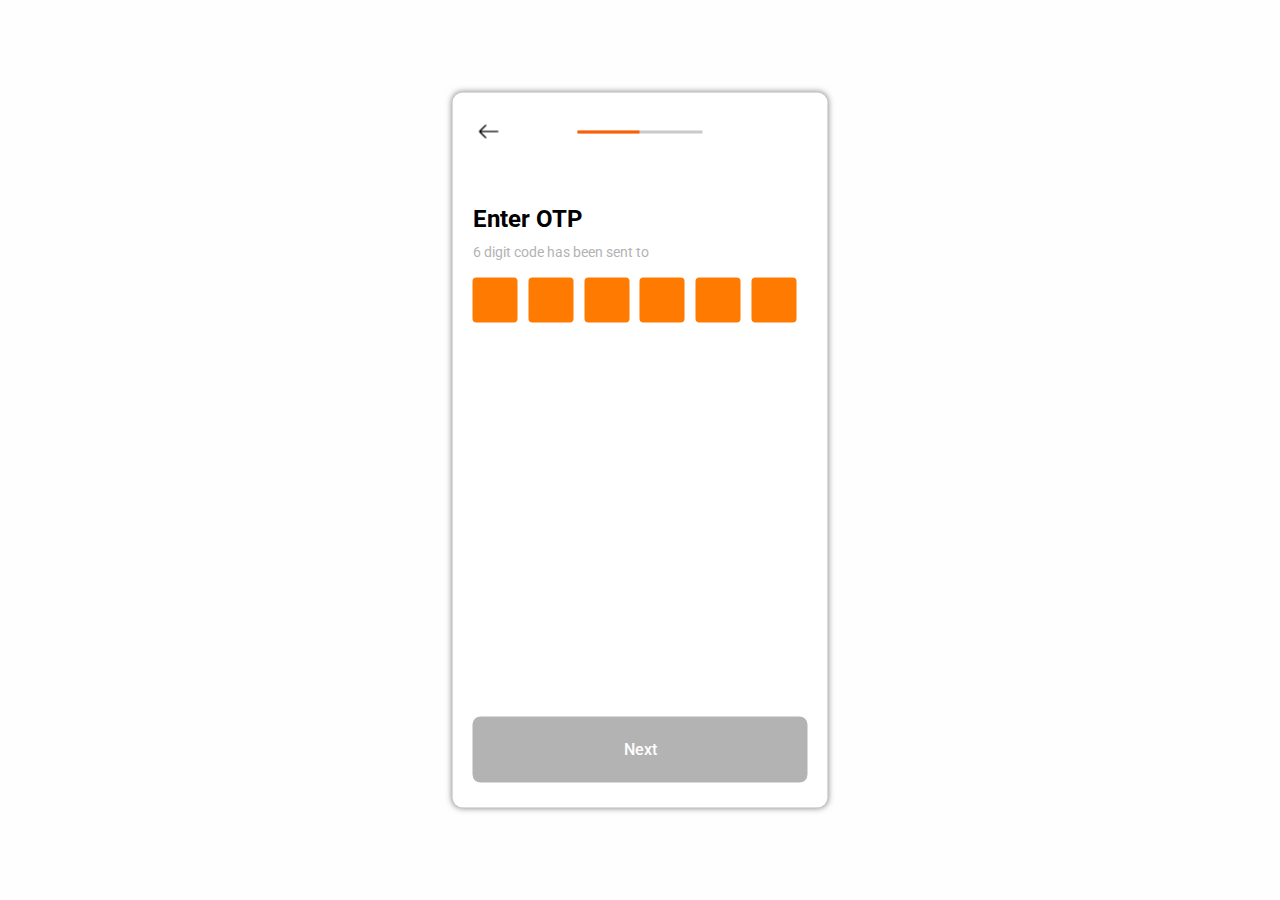
<file: otp.html>
<!doctype html>
<html class="no-js" lang="en" dir="ltr">
  <head>
    <meta charset="utf-8">
    <meta http-equiv="x-ua-compatible" content="ie=edge">
    <meta name="viewport" content="width=device-width, initial-scale=1.0">
    <title>Welcome to MyUnifi</title>
    <meta name="description" content="" />
    <meta name="MobileOptimized" content="width" />
    <link rel="shortcut icon" href="assets/img/favicon.ico" type="image/vnd.microsoft.icon">
    <link rel="preconnect" href="https://fonts.googleapis.com">
    <link rel="preconnect" href="https://fonts.gstatic.com" crossorigin>
    <link href="https://fonts.googleapis.com/css2?family=Roboto:ital,wght@0,100;0,300;0,400;0,500;0,700;0,900;1,100;1,300;1,400;1,500;1,700;1,900&display=swap" rel="stylesheet">
    <link rel="stylesheet" href="css/foundation.css">
    <link rel="stylesheet" href="css/app.css">
  </head>
<body>

  <div class="box" style="background-color: #fff !important;">
    <div class="header">
      <div class="grid-x">
        <div class="cell small-4 text-left pl20">
            <a href="insert-mobile-number.html" target="_self"><img src="assets/img/icon-arrow-right.png" alt="Back"></a>
        </div>
        <div class="cell small-4">
            <div class="progress" role="progressbar" aria-valuenow="50" aria-valuemin="0" aria-valuetext="50 percent" aria-valuemax="100" style="margin-top: 38px; height: 3px;">
                <div class="progress-meter orange-bg" style="width: 50%"></div>
            </div>
        </div>
        <div class="cell small-4"></div>
    </div>
    </div>
    <div class="content">
      <div class="large-12 cell text-left pt40 pl20 pr20">
        <h1 class="black">Enter OTP</h1>
        <p class="sentence2">6 digit code has been sent to <span id="display"></span></p>
      </div>
      <form data-abide novalidate action="confirm-email.html" method="post" autocomplete="off">
      <div class="large-12 cell mt10 pl20 pr20">
        <div class="grid-x">
            <div class="small-2"><input id="n0" type="password" class="input-style3 authInput" oninput="this.value = this.value.replace(/[^0-9.]/g, '').replace(/(\..*?)\..*/g, '$1').replace(/^0[^.]/, '0');" tabindex="1" maxlength="1" size="1" required autofocus data-next="1"></div>
            <div class="small-2"><input id="n1" type="password" class="input-style3 authInput" oninput="this.value = this.value.replace(/[^0-9.]/g, '').replace(/(\..*?)\..*/g, '$1').replace(/^0[^.]/, '0');" tabindex="2" maxlength="1" size="1" required autofocus data-next="2"></div>
            <div class="small-2"><input id="n2" type="password" class="input-style3 authInput" oninput="this.value = this.value.replace(/[^0-9.]/g, '').replace(/(\..*?)\..*/g, '$1').replace(/^0[^.]/, '0');" tabindex="3" maxlength="1" size="1" required autofocus data-next="3"></div>
            <div class="small-2"><input id="n3" type="password" class="input-style3 authInput" oninput="this.value = this.value.replace(/[^0-9.]/g, '').replace(/(\..*?)\..*/g, '$1').replace(/^0[^.]/, '0');" tabindex="4" maxlength="1" size="1" required autofocus data-next="4"></div>
            <div class="small-2"><input id="n4" type="password" class="input-style3 authInput" oninput="this.value = this.value.replace(/[^0-9.]/g, '').replace(/(\..*?)\..*/g, '$1').replace(/^0[^.]/, '0');" tabindex="5" maxlength="1" size="1" required autofocus data-next="5"></div>
            <div class="small-2"><input id="n5" type="password" class="input-style3 authInput" oninput="this.value = this.value.replace(/[^0-9.]/g, '').replace(/(\..*?)\..*/g, '$1').replace(/^0[^.]/, '0');" tabindex="6" maxlength="1" size="1" required autofocus data-next="6"></div>
        </div>
        <p id="countdown" class="sentence2"></p>
        <p id="otpResend" class="sentence2" style="color: #ff7a00;">Your OTP has expired. <a id="resend-btn" href="javascript:void(0);">Resend <span style="color: #999">OTP</span></a></p>
        <p id="maxResend" class="sentence2" style="color: #E23B06;">You have reached the maximum limit of resends.<br /><span style="color: #999">verify if this mobile number is accurate or opt for an alternative mobile number.</span></p>
      </div>
    </div>
    <div class="footer pl20 pr20 text-center special-padding2">
        <div class="large-12 cell">
           <button id="submitOTP" type="submit" class="button expanded mt50 pt25 pb25 link-style disabled">Next</button>
           <a id="re-enter" href="insert-mobile-number.html" target="_self" class="button expanded mt50 pt25 pb25 link-style">Re-enter mobile number</a>
        </div>
    </div>
    </form>
  </div>

  <!--
  <div class="desktop-footer text-center">
    <p class="df-text"><a href="https://profile.digitalme.my/content/about_digitalme.pdf" target="_blank">About digitalme</a><br />
    <a href="https://profile.digitalme.my/content/terms_of_use.pdf" target="_blank">Terms of Use</a>&nbsp;&nbsp;|&nbsp;&nbsp;<a href="https://profile.digitalme.my/content/privacy_statement.pdf" target="_blank">Privacy Statement</a></p>
  </div>
  -->
    
  <script src="js/vendor/jquery.js"></script>
  <script src="js/vendor/what-input.js"></script>
  <script src="js/vendor/foundation.js"></script>
  <script src="js/app.js"></script>
  <script>
    $(document).ready(function(){
      var finalMobile = localStorage.getItem('#mobile');  
      $('#display').html(finalMobile);
      $('#submitOTP').prop('disabled', true);
      $('#otpResend').hide();
      $('#maxResend').hide();
      $('#re-enter').hide();
      
      setTimer();

      $('img').on('dragstart', function(e) { 
        e.preventDefault(); 
      });

      //limit input character
      $('input[type="password"]').attr({ maxLength : 1 });
      
      //auto focus
      $('.authInput').keyup(function(e) {
        if (this.value.length === this.maxLength) {
            let next = $(this).data('next');
            $('#n' + next).focus();
        }
      });

      //enable submit btn
      $('.authInput').on('input', function(){
          var n0 = $('#n0').val();
          var n1 = $('#n1').val();
          var n2 = $('#n2').val();
          var n3 = $('#n3').val();
          var n4 = $('#n4').val();
          var n5 = $('#n5').val();
          if(n0.length === 0) {
              $('#submitOTP').addClass('disabled');
              $('#submitOTP').prop('disabled', true);
          } else if(n1.length === 0) {
              $('#submitOTP').addClass('disabled');
              $('#submitOTP').prop('disabled', true);
          } else if(n2.length === 0) {
              $('#submitOTP').addClass('disabled');
              $('#submitOTP').prop('disabled', true);
          } else if(n3.length === 0) {
              $('#submitOTP').addClass('disabled');
              $('#submitOTP').prop('disabled', true);
          } else if(n4.length === 0) {
              $('#submitOTP').addClass('disabled');
              $('#submitOTP').prop('disabled', true);
          } else if(n5.length === 0) {
              $('#submitOTP').addClass('disabled');
              $('#submitOTP').prop('disabled', true);
          } else {
              $('#submitOTP').removeClass('disabled');
              $('#submitOTP').prop('disabled', false);
          }
      });

      //countdown timer
      function setTimer() {
        var timer2 = "5:00";
          var interval = setInterval(function() {
              var timer = timer2.split(':');
              var minutes = parseInt(timer[0], 10);
              var seconds = parseInt(timer[1], 10);
              --seconds;
              minutes = (seconds < 0) ? --minutes : minutes;
              //console.log(minutes, seconds);
              seconds = (seconds < 0) ? 59 : seconds;
              seconds = (seconds < 10) ? '0' + seconds : seconds;
              if (minutes < 0) {
                  clearInterval(interval);
                  $('#countdown').hide();
                  $('#otpResend').fadeIn("fast");
              } else {
                  $('#countdown').html('Expires in ' + minutes + ':' + seconds);
                  timer2 = minutes + ':' + seconds;
              } 
        }, 1000);
      }

      var clicks = 1;
      $('#resend-btn').click(function(){
        clicks += 1;
        if (clicks <= 3) {
          $('#countdown').fadeIn("fast");
          $('#otpResend').hide();
          $('#countdown').html('Expires in 5:00');
          setTimer();
        } else {
          $('#otpResend').hide();
          $('#maxResend').fadeIn("fast");
          $('#submitOTP').hide();
          $('#re-enter').fadeIn("fast");
        }
      });

      $('#submitOTP').click(function(){
        var vals = $('#n0').val() +''+ $('#n1').val() +''+ $('#n2').val() +''+ $('#n3').val() +''+ $('#n4').val() +''+ $('#n5').val();
        alert(otpError)
        if(otpError == true) {
          return true;
        } else {
          return false;
        }
       });
  
    });
    </script>
</body>
</html>
</file>
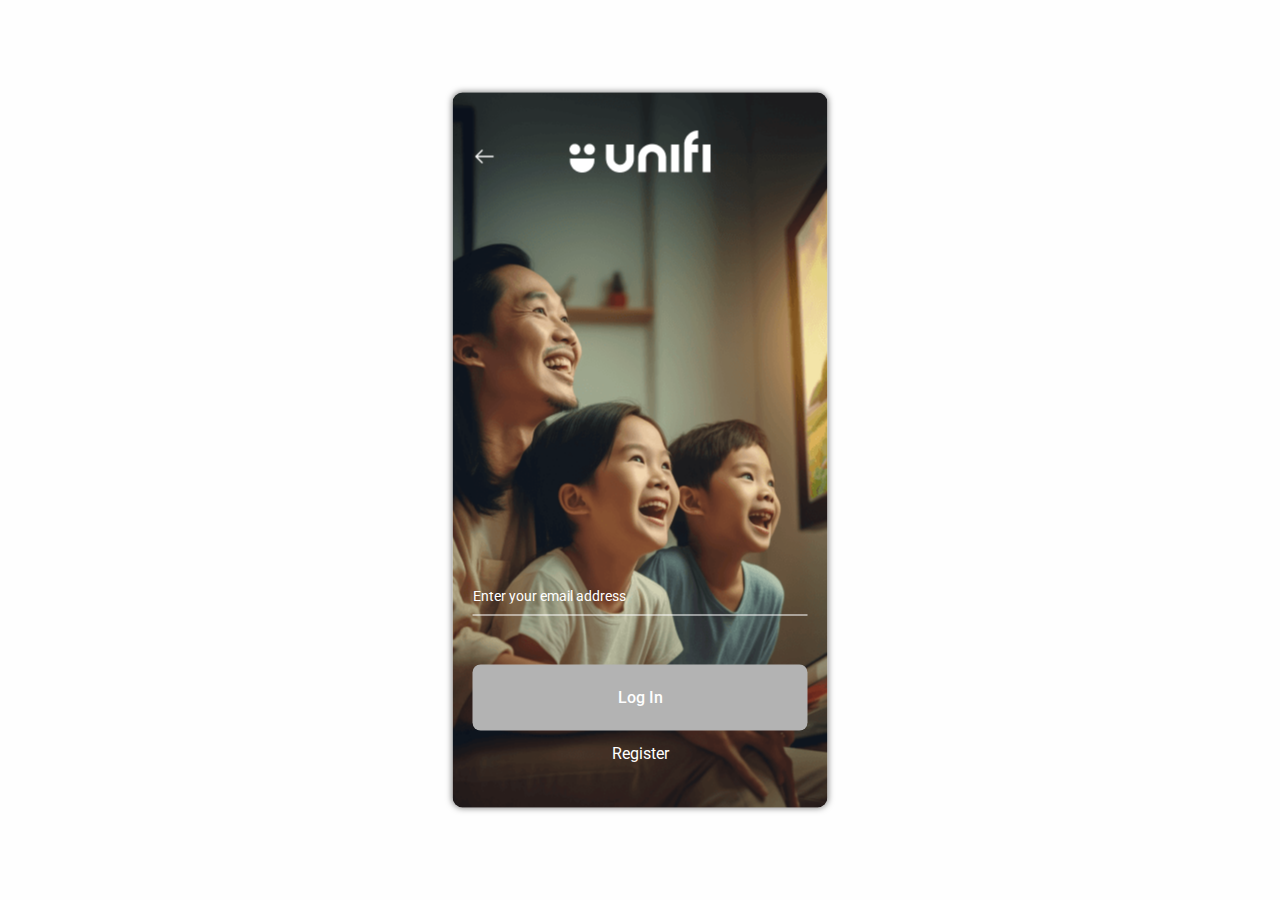
<file: personal-login.html>
<!doctype html>
<html class="no-js" lang="en" dir="ltr">
  <head>
    <meta charset="utf-8">
    <meta http-equiv="x-ua-compatible" content="ie=edge">
    <meta name="viewport" content="width=device-width, initial-scale=1.0">
    <title>Welcome to MyUnifi</title>
    <meta name="description" content="" />
    <meta name="MobileOptimized" content="width" />
    <link rel="shortcut icon" href="assets/img/favicon.ico" type="image/vnd.microsoft.icon">
    <link rel="preconnect" href="https://fonts.googleapis.com">
    <link rel="preconnect" href="https://fonts.gstatic.com" crossorigin>
    <link href="https://fonts.googleapis.com/css2?family=Roboto:ital,wght@0,100;0,300;0,400;0,500;0,700;0,900;1,100;1,300;1,400;1,500;1,700;1,900&display=swap" rel="stylesheet">
    <link rel="stylesheet" href="css/foundation.css">
    <link rel="stylesheet" href="css/app.css">
  </head>
<body>
  <div class="backstretch-overlay"></div>
  <div class="box">
    <div class="header mt20">
        <div class="grid-x">
          <div class="cell small-3 text-left pt5 pl20">
              <a href="index.html" target="_self"><img src="assets/img/icon-arrow-left-white.png" alt="Back" width="24" height="24"></a>
          </div>
          <div class="cell small-9" style="padding-left: 23px;">
            <img src="assets/img/new-unifi-logo.png" alt="Unifi">
          </div>
        </div>
    </div>
    <div class="login-content">
    </div>
    <div class="footer pl20 pr20">
      <div class="large-12 cell mt10">
        <form data-abide novalidate action="#" method="post" autocomplete="off">
          <p id="emailLabel" class="text-left showlabel-style">Enter your email address</p>
          <label>
            <input id="emailInput" type="email" class="input-style" placeholder="Enter your email address" tabindex="1" required style="background: none;">
            <p id="invalid_email" class="error text-left" style="margin-bottom: 10px; color: #fff;">Email is invalid</p>
          </label>
          <button id="submitEmail" type="submit" class="button expanded mt10 pt25 pb25 submit2-style" style="margin-bottom: 0;">Log In</button>
          <p class="regis text-center mt10 pb10"><a href="first-time-user.html" target="_self">Register</a></p>
        </form>
      </div>
    </div>
  </div>
  <!--
  <div class="desktop-footer text-center">
    <p class="df-text"><a href="https://profile.digitalme.my/content/about_digitalme.pdf" target="_blank">About digitalme</a><br />
    <a href="https://profile.digitalme.my/content/terms_of_use.pdf" target="_blank">Terms of Use</a>&nbsp;&nbsp;|&nbsp;&nbsp;<a href="https://profile.digitalme.my/content/privacy_statement.pdf" target="_blank">Privacy Statement</a></p>
  </div>
  -->
    
  <script src="js/vendor/jquery.js"></script>
  <script src="js/vendor/what-input.js"></script>
  <script src="js/vendor/foundation.js"></script>
  <script src="js/app.js"></script>
  <script src="js/jquery.backstretch.js"></script>
  <script>
    $(".backstretch-overlay").backstretch([
      "assets/img/slide/slide1-Family.png",
      "assets/img/slide/slide4-friends2.png",
      "assets/img/slide/slide3-friends.png"
    ], {
        fade: 750,
        duration: 4000
    });
  </script>
  <script>
  $(document).ready(function(){
    $('#emailLabel').css('visibility', 'hidden');
    $('#invalid_email').css('visibility', 'hidden');
    $('#submitEmail').prop('disabled', true);
    $('#submitEmail').addClass('disabled');

    $('img').on('dragstart', function(e) { 
      e.preventDefault(); 
    });

    $('#emailInput').on('input', function(){
        if($(this).val() == '') {
            $('#emailLabel').css('visibility', 'hidden');
            $('#submitEmail').prop('disabled', true);
            $('#submitEmail').addClass('disabled');
        } else {
            $('#submitEmail').prop('disabled', false);
            $('#submitEmail').removeClass('disabled');
            $('#emailLabel').css('visibility', 'visible');
            $('#invalid_email').css('visibility', 'hidden');
        }
    });
    
    $('#submitEmail').click(function(){
      validateEmail();
      var nIE = $('#emailInput').val();
      localStorage.setItem('#email', nIE);
     });
  });

  function validateEmail() {
    var email = $('#emailInput').val();
    if(email== 'Enter email address'){
      $('#invalid_email').css('visibility', 'visible');
      $('#invalid_email').fadeIn('fast');
    }
    if(IsEmail(email)==false){
      $('#invalid_email').css('visibility', 'visible');
      $('#invalid_email').fadeIn('fast');
    }
  }

  function IsEmail(email) {
    var regex = /^([a-zA-Z0-9_\.\-\+])+\@(([a-zA-Z0-9\-])+\.)+([a-zA-Z0-9]{2,4})+$/;
    if(!regex.test(email)) {
      return false;
    }else{
      return true;
    }
  }
  </script>
</body>
</html>
</file>
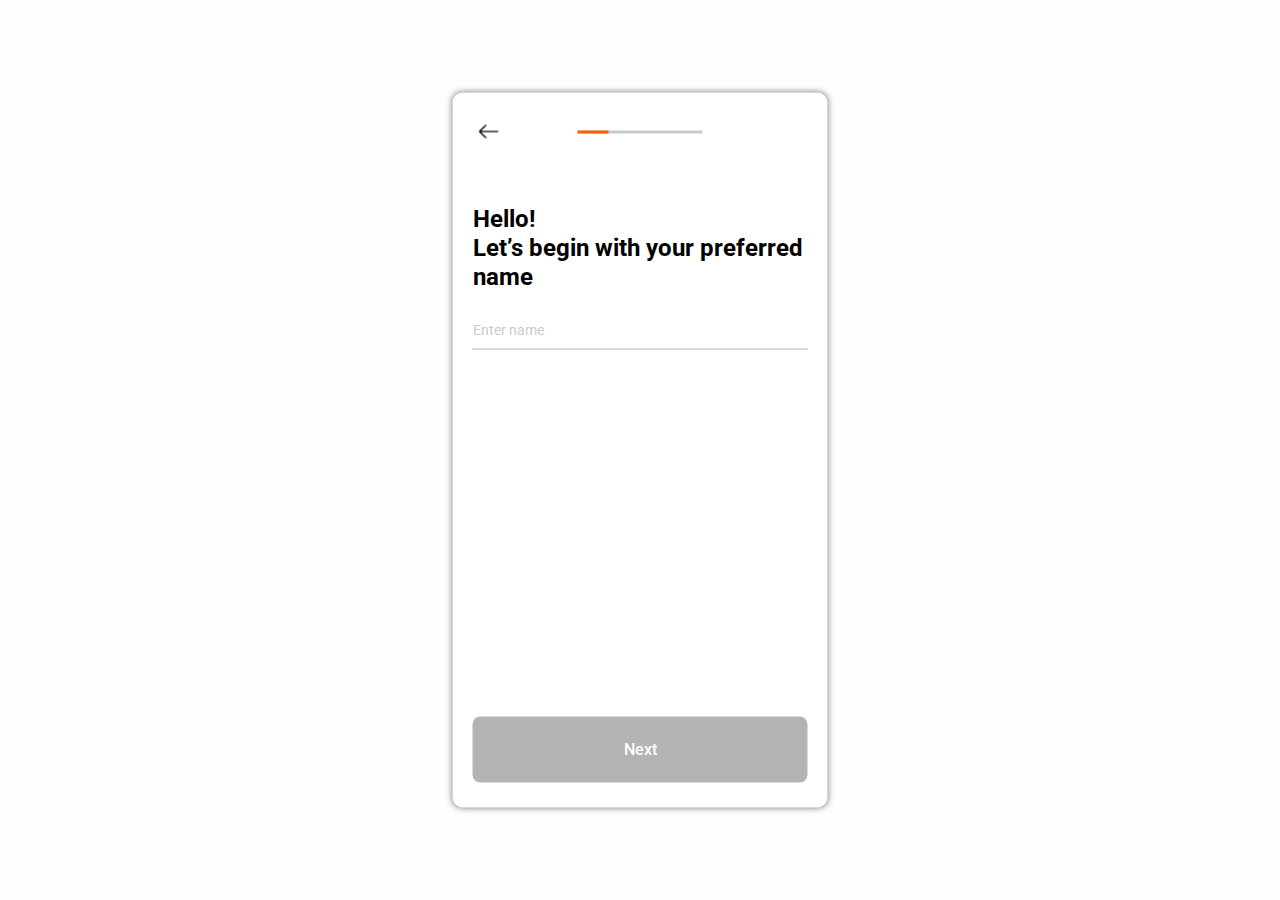
<file: preferred-name.html>
<!doctype html>
<html class="no-js" lang="en" dir="ltr">
  <head>
    <meta charset="utf-8">
    <meta http-equiv="x-ua-compatible" content="ie=edge">
    <meta name="viewport" content="width=device-width, initial-scale=1.0">
    <title>Welcome to MyUnifi</title>
    <meta name="description" content="" />
    <meta name="MobileOptimized" content="width" />
    <link rel="shortcut icon" href="assets/img/favicon.ico" type="image/vnd.microsoft.icon">
    <link rel="preconnect" href="https://fonts.googleapis.com">
    <link rel="preconnect" href="https://fonts.gstatic.com" crossorigin>
    <link href="https://fonts.googleapis.com/css2?family=Roboto:ital,wght@0,100;0,300;0,400;0,500;0,700;0,900;1,100;1,300;1,400;1,500;1,700;1,900&display=swap" rel="stylesheet">
    <link rel="stylesheet" href="css/foundation.css">
    <link rel="stylesheet" href="css/app.css">
  </head>
<body>

  <div class="box" style="background-color: #fff !important;">
    <div class="header">
      <div class="grid-x">
        <div class="cell small-4 text-left pl20">
            <a href="first-time-user.html" target="_self"><img src="assets/img/icon-arrow-right.png" alt="Back"></a>
        </div>
        <div class="cell small-4">
            <div class="progress" role="progressbar" aria-valuenow="25" aria-valuemin="0" aria-valuetext="25 percent" aria-valuemax="100" style="margin-top: 38px; height: 3px;">
                <div class="progress-meter orange-bg" style="width: 25%"></div>
            </div>
        </div>
        <div class="cell small-4"></div>
    </div>
    </div>
    <div class="content">
      <div class="large-12 cell text-left pt40 pl20 pr20">
        <h1 class="black">Hello!<br />Let’s begin with your preferred<br />name</h1>
      </div>
      <form data-abide novalidate action="insert-mobile-number.html" method="post" autocomplete="off">
      <div class="large-12 cell mt20 pl20 pr20">
          <label>
            <p id="nameLabel" class="text-left showlabel-style2">Name</p>
            <input id="nameInput" type="text" class="input-style2" placeholder="Enter name" tabindex="1" maxlength="10" required>
            <p id="count" class="countdown"></p>
            <p id="invalid" class="error text-left">Please insert your preferred name</p>
          </label>
      </div>
    </div>
    <div class="footer pl20 pr20 text-center special-padding2">
        <div class="large-12 cell">
           <button id="submitName" type="submit" class="button expanded mt50 pt25 pb25 link-style disabled">Next</button>
        </div>
    </div>
    </form>
  </div>

  <!--
  <div class="desktop-footer text-center">
    <p class="df-text"><a href="https://profile.digitalme.my/content/about_digitalme.pdf" target="_blank">About digitalme</a><br />
    <a href="https://profile.digitalme.my/content/terms_of_use.pdf" target="_blank">Terms of Use</a>&nbsp;&nbsp;|&nbsp;&nbsp;<a href="https://profile.digitalme.my/content/privacy_statement.pdf" target="_blank">Privacy Statement</a></p>
  </div>
  -->

    
  <script src="js/vendor/jquery.js"></script>
  <script src="js/vendor/what-input.js"></script>
  <script src="js/vendor/foundation.js"></script>
  <script src="js/app.js"></script>
  <script>
    $(document).ready(function(){
      $('#nameLabel').hide();
      var nL = $('#nameLabel').val().length;
      $('#invalid').hide();
      $('#submitName').prop('disabled', true);
      $('#nameInput').on('keyup', function() {

      $('img').on('dragstart', function(e) { 
        e.preventDefault(); 
      });

        var count = 10 - this.value.length;
        if (count === 10) {
            $('#count').html('');
        } else {
            $('#count').html(count + '&nbsp; Characters Remaining');
        }
      });
      $('#nameInput').on('input', function(){
          if($(this).val() == '') {
              $(this).removeAttr("style");
              $('#nameLabel').hide();
              $('#submitName').addClass('disabled');
              $('#submitName').prop('disabled', true);
          } else {
              $(this).css({'border-bottom': '1px solid #ff7a00'});
              $('#nameLabel').fadeIn('fast');
              $('#submitName').removeClass('disabled');
              $('#submitName').prop('disabled', false);
          }
      });
      
      function validateName() {
        var name = $('#nameInput').val().trim();
        if(name=='') {
            $('#invalid').fadeIn("fast");
        } 
      }

      $('#submitName').click(function(){
        validateName();
        var nI = $('#nameInput').val();
        localStorage.setItem('#name', nI);
       });
    });
    </script>
</body>
</html>
</file>
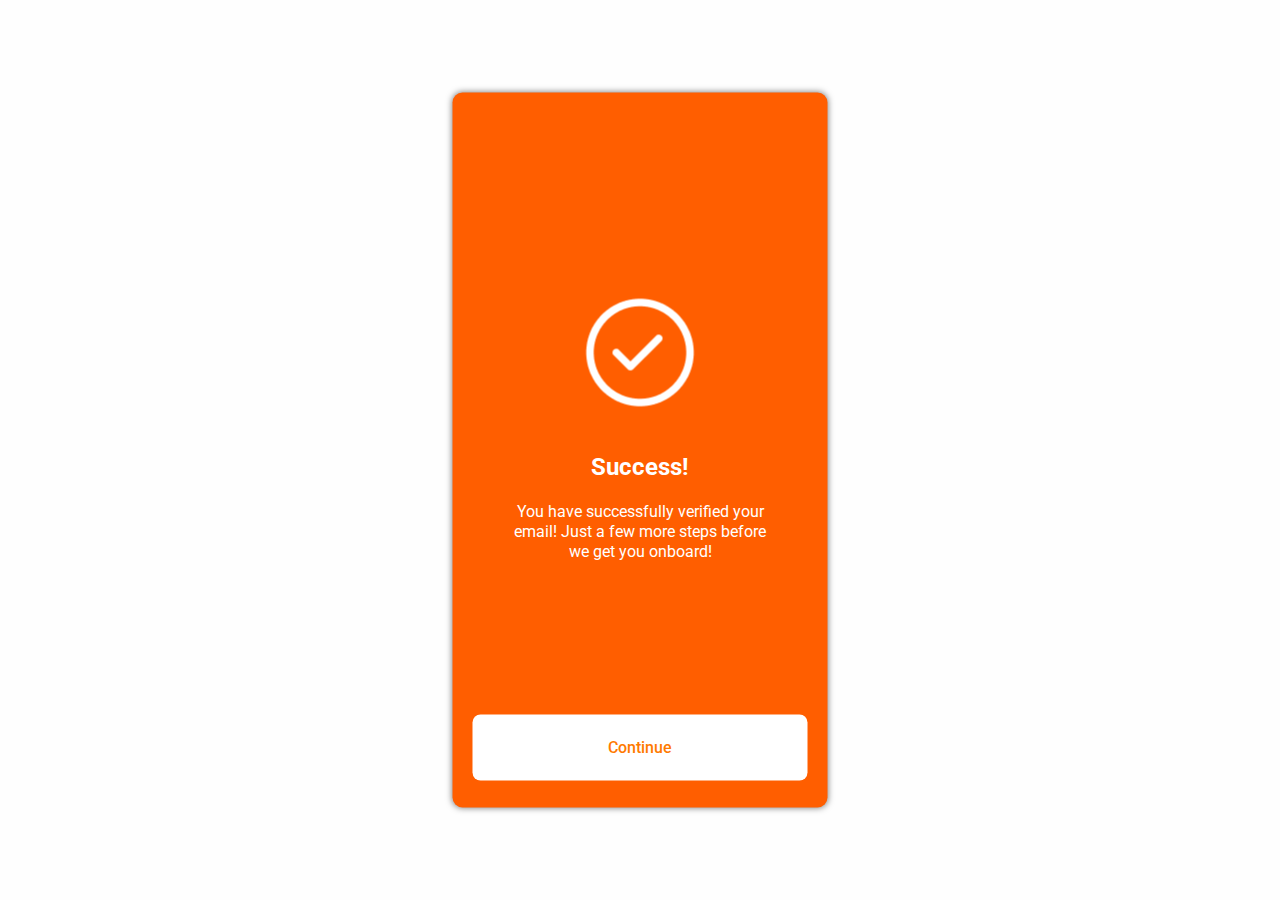
<file: success.html>
<!doctype html>
<html class="no-js" lang="en" dir="ltr">
  <head>
    <meta charset="utf-8">
    <meta http-equiv="x-ua-compatible" content="ie=edge">
    <meta name="viewport" content="width=device-width, initial-scale=1.0">
    <title>Welcome to MyUnifi</title>
    <meta name="description" content="" />
    <meta name="MobileOptimized" content="width" />
    <link rel="shortcut icon" href="assets/img/favicon.ico" type="image/vnd.microsoft.icon">
    <link rel="preconnect" href="https://fonts.googleapis.com">
    <link rel="preconnect" href="https://fonts.gstatic.com" crossorigin>
    <link href="https://fonts.googleapis.com/css2?family=Roboto:ital,wght@0,100;0,300;0,400;0,500;0,700;0,900;1,100;1,300;1,400;1,500;1,700;1,900&display=swap" rel="stylesheet">
    <link rel="stylesheet" href="css/foundation.css">
    <link rel="stylesheet" href="css/app.css">
  </head>
<body>

  <div class="box" style="background-color: #ff5e00 !important;">
    <div class="header">
      <div class="grid-x">
        <div class="cell small-4"></div>
        <div class="cell small-4"></div>
        <div class="cell small-4"></div>
    </div>
    </div>
    <div class="content">
      <div class="large-12 cell text-center pt200 pl20 pr20">
        <img src="assets/img/icon-tick-circle.png" alt="success" />
        <h1 class="white mt40" style="margin-bottom: 0;">Success!</h1>
        <p id="default" class="sentence mt20" style="margin-bottom: 0; color: #fff;">You have successfully verified your<br />email! Just a few more steps before<br />we get you onboard!</p>
      </div>
    </div>
    <div class="footer pl20 pr20 text-center special-padding2">
        <div class="large-12 cell">
            <a id="click" class="button expanded pt25 pb25 link-style3" href="choose-id.html" style="margin-top: 120px;">Continue</a>
        </div>
    </div>
  </div>

  <!--
  <div class="desktop-footer text-center">
    <p class="df-text"><a href="https://profile.digitalme.my/content/about_digitalme.pdf" target="_blank">About digitalme</a><br />
    <a href="https://profile.digitalme.my/content/terms_of_use.pdf" target="_blank">Terms of Use</a>&nbsp;&nbsp;|&nbsp;&nbsp;<a href="https://profile.digitalme.my/content/privacy_statement.pdf" target="_blank">Privacy Statement</a></p>
  </div>
  -->
    
  <script src="js/vendor/jquery.js"></script>
  <script src="js/vendor/what-input.js"></script>
  <script src="js/vendor/foundation.js"></script>
  <script src="js/app.js"></script>
  <script>
    $(document).ready(function(){
        $('img').on('dragstart', function(e) { 
          e.preventDefault(); 
        });
        localStorage.clear();
    });
    $(document).on("keypress", function(e){
      if(e.which == 13){
        $('#click')[0].click();
      }
    });
  </script>
</body>
</html>
</file>
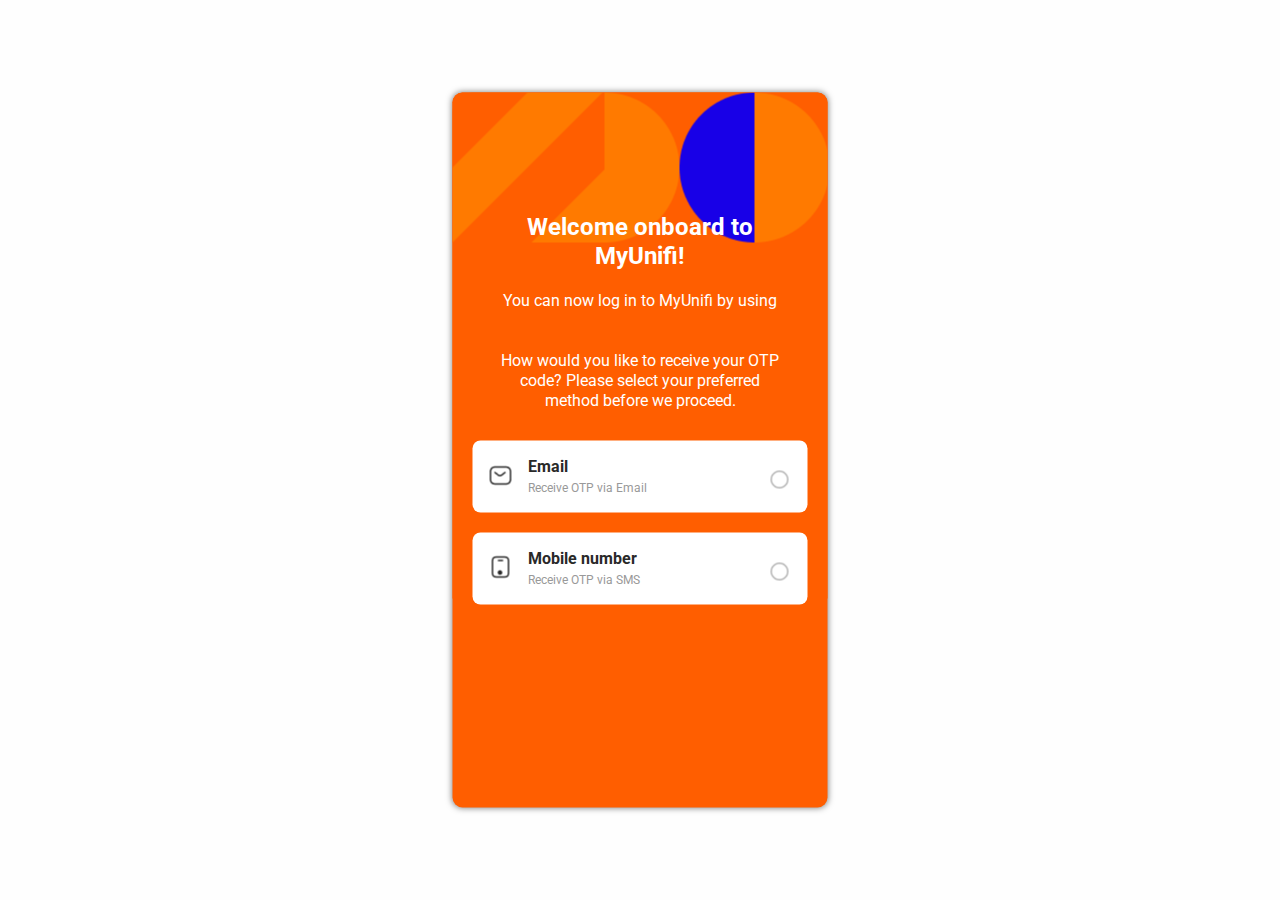
<file: welcome-on-board.html>
<!doctype html>
<html class="no-js" lang="en" dir="ltr">
  <head>
    <meta charset="utf-8">
    <meta http-equiv="x-ua-compatible" content="ie=edge">
    <meta name="viewport" content="width=device-width, initial-scale=1.0">
    <title>Welcome to MyUnifi</title>
    <meta name="description" content="" />
    <meta name="MobileOptimized" content="width" />
    <link rel="shortcut icon" href="assets/img/favicon.ico" type="image/vnd.microsoft.icon">
    <link rel="preconnect" href="https://fonts.googleapis.com">
    <link rel="preconnect" href="https://fonts.gstatic.com" crossorigin>
    <link href="https://fonts.googleapis.com/css2?family=Roboto:ital,wght@0,100;0,300;0,400;0,500;0,700;0,900;1,100;1,300;1,400;1,500;1,700;1,900&display=swap" rel="stylesheet">
    <link rel="stylesheet" href="css/foundation.css">
    <link rel="stylesheet" href="css/app.css">
  </head>
<body>

  <div class="box orange-bg">
    <div class="header orange-bg">
      <div class="large-12 cell text-center circle_background2">
        <h1 class="white special-padding4">Welcome onboard to<br />MyUnifi!</h1>
        <p class="sentence mt20" style="margin-bottom: 0; color: #fff;">You can now log in to MyUnifi by using<br /><span id="display"></span><br /><br />How would you like to receive your OTP<br />code? Please select your preferred<br />method before we proceed.</p>
      </div>
    </div>
    <div class="content orange-bg">
        <div class="large-12 cell pt30 pl20 pr20">
            <a href="accept.html">
                <div class="grid-x white-bg" style="border-radius: 8px;">
                    <div class="small-2 text-center" >
                        <img src="assets/img/icon-email.png" alt="email" style="margin-bottom: 8px;">
                    </div>
                    <div class="small-8 text-left" style="padding-top: 13px;">
                        <p class="btn-title">Email</p>
                        <p class="btn-subtitle">Receive OTP via Email</p>
                    </div>
                    <div class="small-2 text-center" >
                        <img src="assets/img/icon-circle.png" alt="">
                    </div>
                </div>
            </a>
            <a href="insert-mobile-number.html">
                <div class="grid-x white-bg mt20" style="border-radius: 8px;">
                    <div class="small-2 text-center">
                        <img src="assets/img/icon-mobile.png" alt="mobile" style="margin-bottom: 8px;">
                    </div>
                    <div class="small-8 text-left" style="padding-top: 13px;">
                        <p class="btn-title">Mobile number</p>
                        <p class="btn-subtitle">Receive OTP via SMS</p>
                    </div>
                    <div class="small-2 text-center" >
                        <img src="assets/img/icon-circle.png" alt="">
                    </div>
                </div>
            </a>
        </div>
    </div>
    <div class="footer text-center">
    </div>
  </div>

  <!--
  <div class="desktop-footer text-center">
    <p class="df-text"><a href="https://profile.digitalme.my/content/about_digitalme.pdf" target="_blank">About digitalme</a><br />
    <a href="https://profile.digitalme.my/content/terms_of_use.pdf" target="_blank">Terms of Use</a>&nbsp;&nbsp;|&nbsp;&nbsp;<a href="https://profile.digitalme.my/content/privacy_statement.pdf" target="_blank">Privacy Statement</a></p>
  </div>
  -->
    
  <script src="js/vendor/jquery.js"></script>
  <script src="js/vendor/what-input.js"></script>
  <script src="js/vendor/foundation.js"></script>
  <script src="js/app.js"></script>
  <script>
    $(document).ready(function(){
      var finalEmail = localStorage.getItem('#email');
      $('#display').html(finalEmail);
      localStorage.clear();

      $('img').on('dragstart', function(e) { 
        e.preventDefault(); 
      });
    });
    </script>
</body>
</html>
</file>
<file: css/app.css>
@media screen and (-webkit-min-device-pixel-ratio:0)
and (min-resolution:.001dpcm) {
  img {
    image-rendering: -webkit-optimize-contrast !important;
  }
}

/* Unset for Safari 11+ */
@media not all and (min-resolution:.001dpcm)
{ @supports (-webkit-appearance:none) and (stroke-color:transparent) {
  img {
    image-rendering: unset !important;
  }
}}

.orange {
    color: #FF7A00;
}
.white {
    color: #fff;
}
.grey {
    color: #666666;
}
.black {
    color: #000;
}
.white-bg {
    background-color: #ffffff;
}

.orange-bg {
    background-color: #FF5E00;
}

h1 {
    font-weight: 700;
    font-size: 24px;
}

h2 {
    font-weight: 700;
    font-size: 24px;
    color: #292929;
}

.backstretch-overlay {
    margin: 0 auto;
    position: absolute;
    top: 50%;
    left: 50%;
    transform: translate(-50%, -50%);
    width: 375px;
    height: 715px;
    z-index: -100;
    overflow: hidden;
    -webkit-border-radius: 10px;
    -moz-border-radius: 10px;
    border-radius: 10px;
    @media screen and (max-width: 418px) {
        margin: 0;
        position: relative;
        top: 0;
        left: 0;
        transform: none;
        width: 100%;
        height: 100%;
        display: flex;
        flex-flow: column;
        -webkit-border-radius: 0px;
        -moz-border-radius: 0px;
        border-radius: 0px;
    }
} 

.box {
    margin: 0 auto;
    position: absolute;
    top: 50%;
    left: 50%;
    transform: translate(-50%, -50%);
    width: 375px;
    height: 715px;
    -webkit-border-radius: 10px;
    -moz-border-radius: 10px;
    border-radius: 10px;
    -webkit-box-shadow: 0px 0px 6px 0px rgba(0,0,0,0.5);
    -moz-box-shadow: 0px 0px 6px 0px rgba(0,0,0,0.5);
    box-shadow: 0px 0px 6px 0px rgba(0,0,0,0.5);;
    @media screen and (max-width: 418px) {
        margin: 0;
        position: relative;
        top: 0;
        left: 0;
        transform: none;
        width: 100%;
        height: 100%;
        display: flex;
        flex-flow: column;
        -webkit-border-radius: 0px;
        -moz-border-radius: 0px;
        border-radius: 0px;
        -webkit-box-shadow: 0px;
        -moz-box-shadow: 0px;
        box-shadow: 0px;
    }
}

.box .header {
    -webkit-border-top-left-radius: 10px;
    -webkit-border-top-right-radius: 10px;
    -moz-border-radius-topleft: 10px;
    -moz-border-radius-topright: 10px;
    border-top-left-radius: 10px;
    border-top-right-radius: 10px;
    @media screen and (max-width: 418px) {
        flex: 0 1 auto;
        -webkit-border-top-left-radius: 0px;
        -webkit-border-top-right-radius: 0px;
        -moz-border-radius-topleft: 0px;
        -moz-border-radius-topright: 0px;
        border-top-left-radius: 0px;
        border-top-right-radius: 0px;
    }
}

.box .index-content {
    height: 150px;
    @media screen and (max-width: 418px) {
        flex: 1 1 auto;
    }
}

.box .login-content {
    height: 350px;
    @media screen and (max-width: 418px) {
        flex: 1 1 auto;
    }
}

.box .welcome-content  {
    height: 220px;
    @media screen and (max-width: 418px) {
        flex: 1 1 auto;
    }
}

.box .first-content {
    height: 38px;
    @media screen and (max-width: 418px) {
        flex: 1 1 auto;
    }
}

.box .content {
    height: 188px;
    @media screen and (max-width: 418px) {
        flex: 1 1 auto;
    }
}

.box .choose-content {
    height: 203px;
    @media screen and (max-width: 418px) {
        flex: 1 1 auto;
    }
}

.box .footer {
    -webkit-border-bottom-right-radius: 10px;
    -webkit-border-bottom-left-radius: 10px;
    -moz-border-radius-bottomright: 10px;
    -moz-border-radius-bottomleft: 10px;
    border-bottom-right-radius: 10px;
    border-bottom-left-radius: 10px;
    @media screen and (max-width: 418px) {
        flex: 0 1 40px;
        border-radius: 0;
        -webkit-border-bottom-right-radius: 0px;
        -webkit-border-bottom-left-radius: 0px;
        -moz-border-radius-bottomright: 0px;
        -moz-border-radius-bottomleft: 0px;
        border-bottom-right-radius: 0px;
        border-bottom-left-radius: 0px;
    }
}

.desktop-footer {
    position: absolute;
    width: 100%;
    display: flex;
    justify-content: center;
    bottom: 10px;
    @media screen and (max-width: 418px) {
      display: none;
    }
}

.special-padding {
    padding-top: 236px;
    @media screen and (max-width: 418px) {
        padding-top: 0;
    }
}

.special-padding2 {
    padding-top: 314px;
    @media screen and (max-width: 418px) {
        padding-top: 0;
    }
}

.special-padding3 {
    @media screen and (max-width: 418px) {
        padding-top: 0;
    }
}

.special-padding4 {
    padding-top: 120px;
    @media screen and (max-width: 418px) {
        padding-top: 120px;
    }
}

.special-padding5 {
    padding-top: 50px;
    @media screen and (max-width: 418px) {
        padding-top: 0px;
    }
}

.special-padding6 {
    padding-top: 244px;
    @media screen and (max-width: 418px) {
        padding-top: 0;
    }
}

.special-margin {
    margin-top: 364px;
    @media screen and (max-width: 418px) {
        margin-top: 0;
    }
}


.special-height {
    margin-top: 81px;
    height: 200px;
    @media screen and (max-width: 418px) {
        height: 170px;
    }
}

p.df-text {
    margin-bottom: 0; 
    font-size: 0.85rem; 
    color: #95989A;
}

p.df-text a {
    text-decoration: underline;
    color: #95989A;
}

p.df-text a:hover {
    text-decoration: none;
    color: #000;
}

p.regis {
    margin-bottom: 0;
    font-size: 16px;
    color: #fff;
}

p.regis a {
    text-decoration: none;
    color: #fff;
}

p.regis a:hover {
    color: #fff;
}

p.resend {
    margin-bottom: 0;
    font-size: 16px;
    color: #000;
    font-weight: 500;
}

p.resend a {
    text-decoration: none;
    color: #000;
}

p.resend a:hover {
    color: #95989A;
}

.box-container {
    display: contents;
}

h1 {
    font-size: 24px !important;
}

.circle_background {
    background-image: url("../assets/img/circle.png");
    background-repeat: repeat-x;
}

.circle_background2 {
    background-image: url("../assets/img/circle.png");
    background-repeat: repeat-x;
    border-radius: 20px;
}

.overlay {
    width: 100%; 
    height: 100%; 
    background-color: #000; 
    opacity: 0.4; 
    position: absolute; 
    top: 0; 
    left: 0; 
    z-index: 2;
    -webkit-border-radius: 10px;
    -moz-border-radius: 10px;
    border-radius: 10px;
    @media screen and (max-width: 418px) {
        -webkit-border-radius: 0px;
        -moz-border-radius: 0px;
        border-radius: 0px;
    }
}

.popup {
    margin: 0;
    padding: 20px;
    width: 375px;
    bottom: 0;
    left: 0;
    /*transform: translate(-50%, -50%);*/
    position: absolute;
    background-color: #fff;
    border-radius: 10px;
    z-index: 3;
    @media screen and (max-width: 418px) {
        width: 100%;
        transform: none;
        bottom: 0;
        left: 0;
        border-radius: 0;
        -webkit-border-top-left-radius: 10px;
        -webkit-border-top-right-radius: 10px;
        -moz-border-radius-topleft: 10px;
        -moz-border-radius-topright: 10px;
        border-top-left-radius: 10px;
        border-top-right-radius: 10px;
    }
}

.fade:before {
    content: "";
    position: absolute;
    z-index: 1;
    top: 89px;
    left: 0;
    pointer-events: none;
    background-image: linear-gradient(to top, rgba(255,255,255,0), rgba(255,255,255, 1) 60%);
    width: 100%;
    height: 40px;
}

.fade:after {
    content: "";
    position: absolute;
    z-index: 1;
    bottom: 134px;
    left: 0;
    pointer-events: none;
    background-image: linear-gradient(to bottom, rgba(255,255,255,0), rgba(255,255,255, 1) 60%);
    width: 100%;
    height: 40px;
}

.sentence {
    color: #666666;
    font-weight: 400;
    font-size: 16px;
    line-height: 20px;
}

.sentence2 {
    color: #B3B3B3;
    font-weight: 400;
    font-size: 14px;
    line-height: 20px;
}

.sentence2 a {
    color: #ff7a00;
}

.sentence3 {
    color: #666;
    font-weight: 400;
    font-size: 14px;
    line-height: 20px;
}

.sentence4 {
    padding-bottom: 12px;
    border-bottom: 1px solid #B3B3B3;
    color: #B3B3B3;
    font-weight: 700;
    font-size: 14px;
}

.sentence5 {
    margin-bottom: 0;
    color: #292929;
    font-weight: 400;
    font-size: 14px;
    line-height: 20px;
}

.sentence5 a {
    color: #ff7a00;
}

.sentence6 {
    margin-bottom: 0;
    padding-bottom: 15px;
    color: #282828;
    font-weight: 400;
    font-size: 14px;
    line-height: 16px;
}

.sentence7 {
    margin-bottom: 0;
    color: #999;
    font-weight: 700;
    font-size: 12px;
}

.sentence8 {
    color: #ff7a00;
    font-weight: 400;
    font-size: 12px;
    line-height: 12px;
}

.sentence8 a {
    color: #ff7a00;
}

.btn-title {
    margin-bottom: 0;
    color: #292929;
    font-weight: 700;
    font-size: 16px;
}

.btn-subtitle {
    margin-bottom: 0;
    color: #999;
    font-weight: 400;
    font-size: 12px;
}

.label-small {
    font-size: 12px;
}

.icon {
    position: absolute;
    top: 31px;
    right: 20px;
    z-index: 1;
    cursor: pointer;
}

.iconSelect {
    position: absolute;
    top: 0px;
    right: 20px;
    z-index: 1;
    cursor: pointer;
}

legend {
    font-family: 'roboto';
    margin-bottom: 0;
    font-weight: 500;
    font-size: 16px;
    color: #fff;
}

input[type="radio"] {
    display: none;
}

input[type="radio"] + label {
    display: inline-block;
    cursor: pointer;
}

input[type="radio"] + label:before {
    content: "";
    display: inline-block;
    vertical-align: middle;
    border: 2px solid #fff;
    border-radius:50px;
    width: 20px;
    height: 20px;
    margin: 0;
    margin-right: 10px;
}

input[type="radio"]:checked + label:before {
    content: "✔";
    font-family: 'Roboto';
    font-size: 12px;
    line-height: 17px;
    font-weight: 700;
    text-align: center;
    color: #FF7A00;
    background-color: #fff;
}

[type='radio'] + label {
    font-size: 12px;
    font-weight: 500;
    color: #fff !important;
}

.sb {
    scrollbar-color: orange white;
    scrollbar-width: auto;
}
  
select {
    padding: 0;
    text-align: center;
    height: 167px;
    width: 100%;
    overflow: auto !important;
    outline: none !important;
    border: 2px solid #fff !important;
}

select:focus {
    border: transparent !important;
    outline: 0 !important;
}

option {
    font-size: 24px;
    font-weight: 700;
    margin: 0 15px 0 0;
    color: #292929 !important;
    padding: 12px 0 !important;
    outline: none !important;
    box-shadow: none !important;
    background: #fff !important;
    z-index: 4;
}
option:nth-of-type(1) {
    border-top: 1px solid #ff7a00;
}
option:nth-of-type(2) {
    border-top: 1px solid #ff7a00;
}
option:nth-of-type(3) {
    border-top: 1px solid #ff7a00;
    border-bottom: 1px solid #ff7a00;
}
option:nth-of-type(4) {
    border-bottom: 1px solid #ff7a00;
}
option:nth-of-type(5) {
    border-bottom: 1px solid #ff7a00;
}

option:checked,
option:active,
option:focus {
    outline: none !important;
    border-left: none !important;
    border-right: none !important;
    /*border-top: 2px solid #ff7a00 !important;
    border-bottom: 2px solid #ff7a00 !important;*/
    position: relative;
    box-shadow: 0 0 10px 200px #eee inset !important;
}

select:focus > option:checked:before {
    color: #292929 !important;
    outline: none !important;
    position: absolute;
    z-index: 4;
    content: attr(data-content);
}

option:hover {
    cursor: pointer;
}

:hover { outline:0 !important; }
/*
.no-scroll::-webkit-scrollbar {display:none;}
.no-scroll::-moz-scrollbar {display:none;}
.no-scroll::-o-scrollbar {display:none;}
.no-scroll::-google-ms-scrollbar {display:none;}
.no-scroll::-khtml-scrollbar {display:none;}
*/

select::-webkit-scrollbar{
    width: 5px;
}
  
/* Track */
select::-webkit-scrollbar-track {
    background: #e7e7e7;
    border-radius: 10px;
}

/* Handle */
select::-webkit-scrollbar-thumb {
    background: #ff7a00; 
    border-radius: 10px;
}

/* Handle on hover */
select::-webkit-scrollbar-thumb:hover {
    background: #ff7a00; 
}

.input-style {
    padding: 0;
    border: none;
    border-bottom: 1px solid #ffffff;
    background-color: #FF5E00;
    color: #fff;
    font-size: 14px;
    font-weight: 400;
    outline: none;
}

.input-style2 {
    padding: 0;
    border: none;
    border-bottom: 1px solid #b3b3b3;
    background-color: #fff;
    color: #000;
    font-size: 14px;
    font-weight: 400;
    outline: none;
    caret-color: #FF5E00;
}

.input-style3 {
    text-align: center;
    width: 45px;
    height: 45px;
    padding: 0;
    border: none;
    border-radius: 4px;
    background-color: #ff7a00;
    color: #fff;
    font-size: 24px;
    font-weight: 400;
    outline: none;
    caret-color: #FF5E00;
}

input[type=email], input[type=text], input[type=number], input[type=password] {   
    -webkit-appearance: none;
    -moz-appearance: none;
    appearance: none;
    box-shadow: none;
}

.input-style::placeholder {
    color: #fff;
  }
  
.input-style:-ms-input-placeholder { 
    color: #fff;
}

.input-style::-ms-input-placeholder {
    color: #fff;
}

.input-style2::placeholder, .input-style3:-ms-input-placeholder {
    color: #999;
    opacity: 0.5;
}
  
.input-style2:-ms-input-placeholder, .input-style3:-ms-input-placeholder { 
    color: #999;
}

.input-style2::-ms-input-placeholder, .input-style3:-ms-input-placeholder {
    color: #999;
}

input:disabled {
    background-color: transparent;
}

input:-internal-autofill-selected {
    background-color: transparent !important;
}

.showlabel-style {
    font-size: 14px;
    color: #fff;
    font-weight: 500;
    margin-bottom: 5px;
}

.showlabel-style2 {
    font-size: 12px;
    color: #B3B3B3;
    font-weight: 700;
    margin-bottom: 5px;
}

.submit-style {
    font-size: 16px;
    color: #FF7A00;
    background-color: #ffffff;
    border-radius: 8px;
    font-weight: 500;
}

.submit2-style {
    font-size: 16px;
    color: #ffffff;
    background-color: #FF7A00;
    border-radius: 8px;
    font-weight: 500;
}

.submit2-style:hover, .submit2-style:focus {
    color: #ffffff;
}

.button.disabled, .button.disabled:focus, .button[disabled]:focus {
    opacity: 1;
    background-color: #B3B3B3;
}

.link-style  {
    font-size: 16px;
    color: #ffffff;
    background-color: #FF7A00;
    border-radius: 8px;
    font-weight: 500;
}

.link-style.button:hover, .link-style.button:focus {
    color: #fff; 
}

.link-style2  {
    font-size: 12px;
    color: #ff7a00;
    font-weight: 400;
}

.link-style2.button:hover, .link-style2.button:focus {
    color: #fff; 
}

.link-style3  {
    font-size: 16px;
    color: #ff7a00;
    background-color: #fff;
    border-radius: 8px;
    font-weight: 500;
}

.link-style3.button:hover, .link-style3.button:focus {
    color: #ff7a00; 
}

.form-group {
    display: block;
}
  
.form-group input {
    padding: 0;
    height: initial;
    width: initial;
    margin-bottom: 0;
    display: none;
    cursor: pointer;
}

.form-group label {
    position: relative;
    cursor: pointer;
}

.form-group label:before {
    content:'';
    /*-webkit-appearance: none;*/
    background-color: transparent;
    border-radius: 50%;
    border: none;
    background-color: #FF7A00;
    box-shadow: 0 1px 2px rgba(0, 0, 0, 0.05), inset 0px -15px 10px -12px rgba(0, 0, 0, 0.05);
    padding: 10px;
    display: inline-block;
    position: relative;
    vertical-align: middle;
    cursor: pointer;
    margin-right: 5px;
    margin-top: -3px;
}

.form-group input:checked + label:after {
    content: '';
    display: block;
    position: absolute;
    top: 3px;
    left: 7px;
    width: 6px;
    height: 10px;
    border: solid #fff;
    border-width: 0 2px 2px 0;
    transform: rotate(45deg);
}

.error {
    font-size: 14px;
    font-weight: 400;
    color: #000;
;
}

.countdown {
    font-size: 14px;
    font-weight: 400;
    color: #666;
}

::selection {
    color: none;
    background: none;
}

::-moz-selection {
    color: none;
    background: none;
}
</file>
